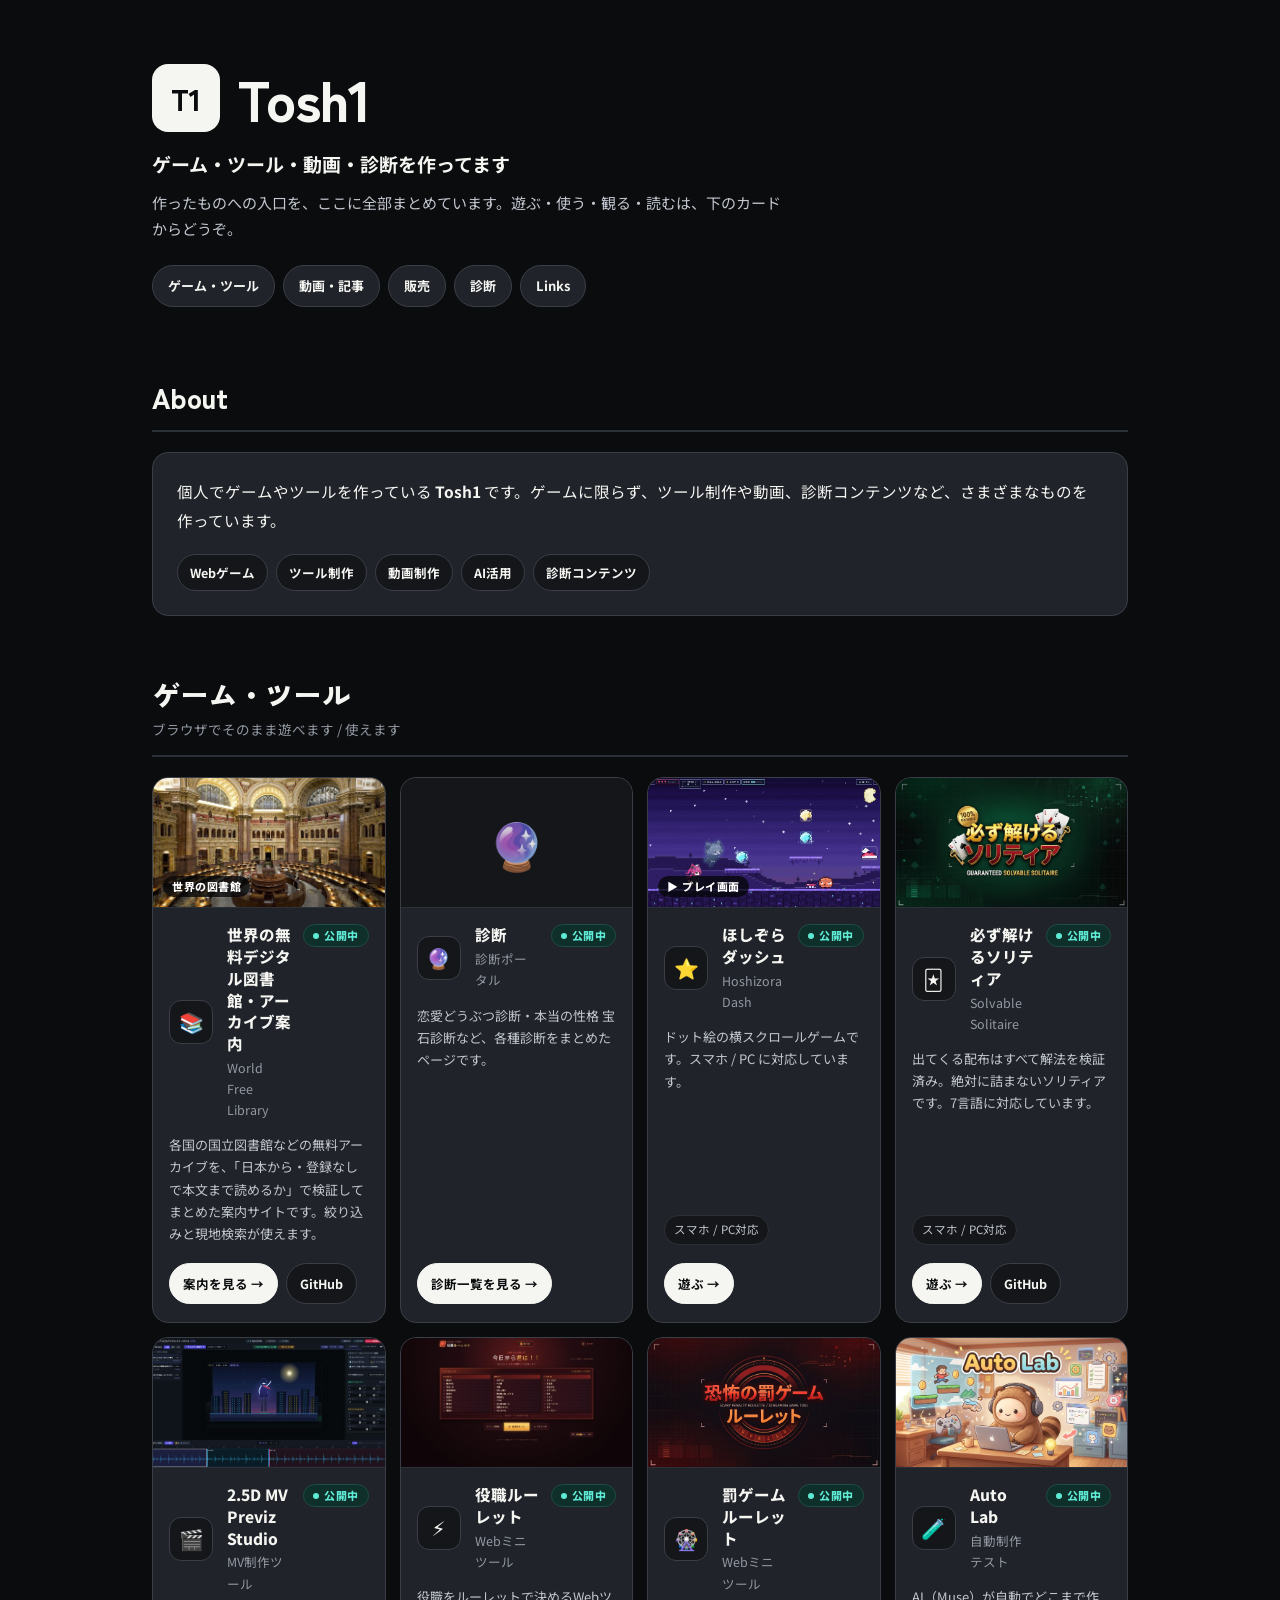
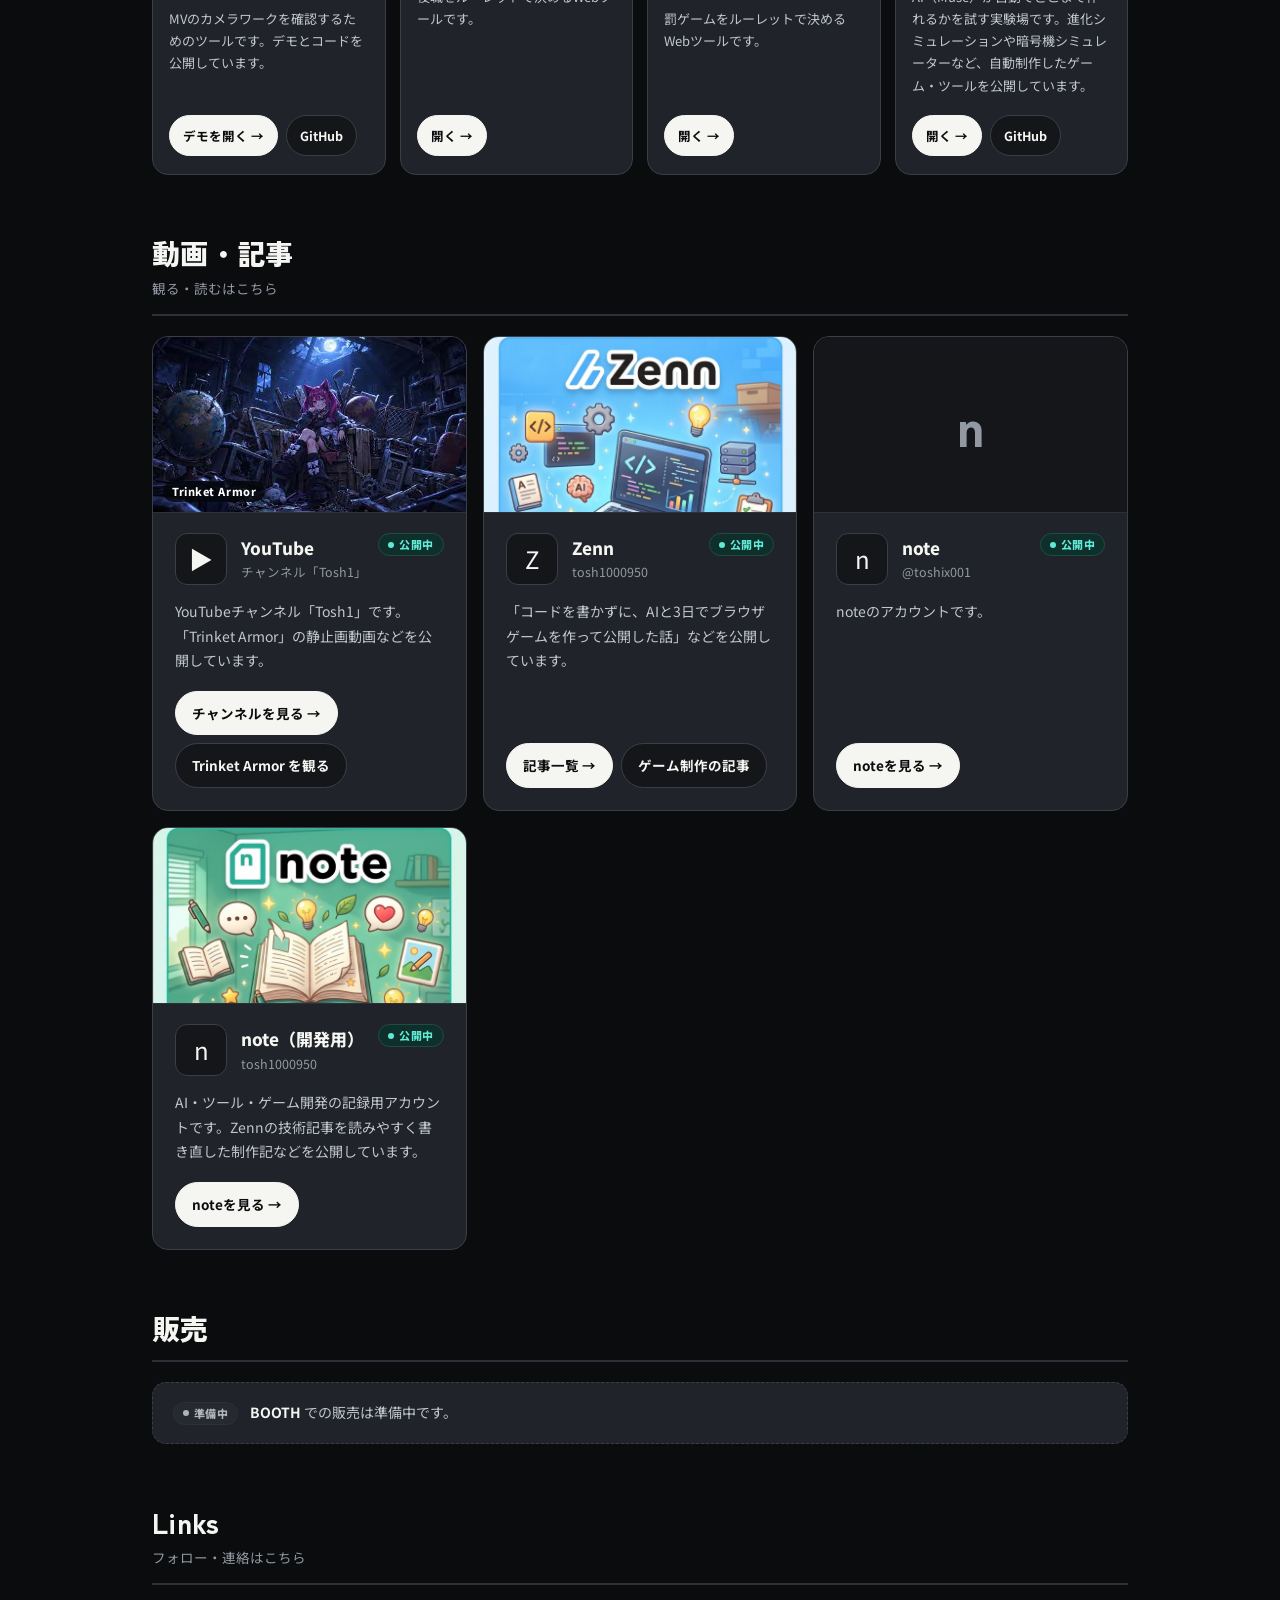
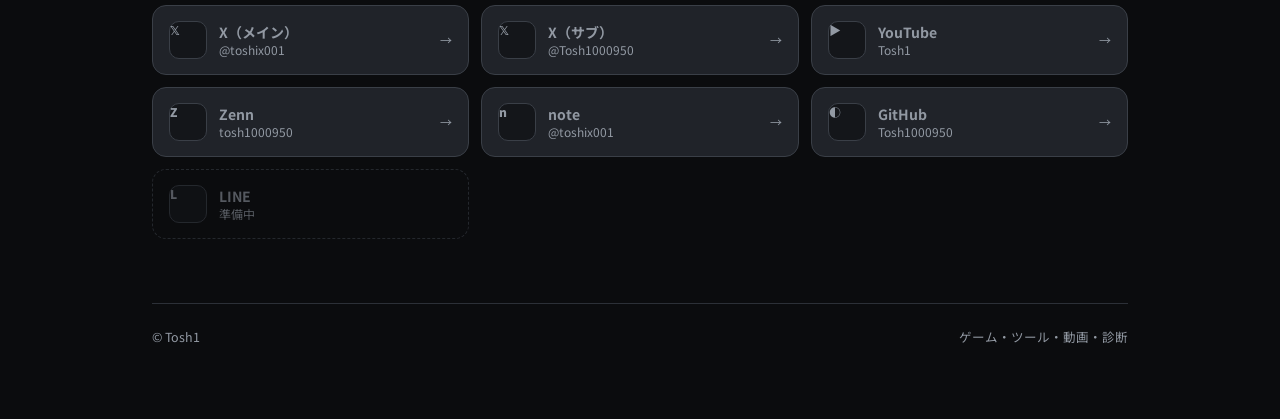
<file: index.html>
<!doctype html>
<html lang="ja">
<head>
<!-- Google tag (gtag.js) -->
<script async src="https://www.googletagmanager.com/gtag/js?id=G-ZY9E6YLPBM"></script>
<script>
window.dataLayer = window.dataLayer || [];
function gtag(){ dataLayer.push(arguments); }
gtag('js', new Date());
gtag('config', 'G-ZY9E6YLPBM');
</script>

<meta charset="utf-8">
<meta name="viewport" content="width=device-width, initial-scale=1, viewport-fit=cover">
<meta name="color-scheme" content="dark">
<link rel="icon" href="data:,">
<title>Tosh1 — ゲーム・ツール・動画・診断</title>
<link rel="preconnect" href="https://fonts.googleapis.com">
<link rel="preconnect" href="https://fonts.gstatic.com" crossorigin>
<link href="https://fonts.googleapis.com/css2?family=Noto+Sans+JP:wght@400;500;700;900&family=Zen+Kaku+Gothic+New:wght@500;700;900&display=swap" rel="stylesheet">
<style>
  button,[role="button"],select,summary,input:not([type="checkbox"],[type="radio"]){min-height:2rem}
  *{box-sizing:border-box}
  :root{
    color-scheme:dark;
    --bg:#0b0c0e;
    --bg-soft:#14161a;
    --card:#202329;
    --card-hover:#262a31;
    --card-border:#3a3f47;
    --card-border-soft:#2c3037;
    --text:#f5f5f2;
    --muted:#c2c7cf;
    --muted2:#9299a3;
    --accent:#2dd4bf;
    --accent-bg:#0f2f2b;
    --accent-text:#5eead4;
    --amber-bg:#332a12;
    --amber-text:#fbbf24;
    --gray-bg:#26292f;
    --gray-text:#aeb4be;
    --radius:16px;
  }
  html{scroll-behavior:smooth}
  body{margin:0;background:var(--bg);color:var(--text);font-family:"Noto Sans JP",system-ui,-apple-system,"Hiragino Kaku Gothic ProN",sans-serif;line-height:1.7;-webkit-font-smoothing:antialiased}
  a{color:inherit}
  .wrap{max-width:1020px;margin:0 auto;padding:0 22px 72px}

  /* HERO */
  .hero{padding:64px 0 12px}
  .hero-top{display:flex;align-items:center;gap:18px;flex-wrap:wrap}
  .avatar{width:68px;height:68px;border-radius:16px;background:#f5f5f2;color:#0b0c0e;display:grid;place-items:center;font-family:"Zen Kaku Gothic New",sans-serif;font-weight:900;font-size:30px;flex-shrink:0}
  .hero h1{font-family:"Zen Kaku Gothic New",sans-serif;font-size:56px;line-height:1;font-weight:900;letter-spacing:-.02em;margin:0}
  .hero-sub{font-size:19px;font-weight:700;margin:16px 0 0}
  .hero-desc{color:var(--muted);font-size:15px;margin:10px 0 0;max-width:640px}
  .hero-nav{display:flex;flex-wrap:wrap;gap:8px;margin-top:24px}
  .hero-nav a{text-decoration:none;font-size:13px;font-weight:700;padding:9px 15px;border:1px solid var(--card-border);border-radius:999px;background:var(--card);min-height:40px;display:inline-flex;align-items:center}
  .hero-nav a:hover{border-color:var(--accent);color:var(--accent-text)}

  /* SECTIONS */
  section{margin-top:60px}
  .sec-head{margin-bottom:20px;padding-bottom:14px;border-bottom:2px solid var(--card-border-soft)}
  .sec-head h2{font-family:"Zen Kaku Gothic New",sans-serif;font-size:28px;font-weight:900;margin:0;line-height:1.3;letter-spacing:.01em}
  .sec-head p{margin:6px 0 0;color:var(--muted2);font-size:13.5px}
  .sec-head.small{margin-bottom:14px;padding-bottom:10px}
  .sec-head.with-link{display:flex;align-items:baseline;justify-content:space-between;gap:12px}
  .sec-link{font-size:12.5px;font-weight:700;color:var(--muted2);text-decoration:none;white-space:nowrap}
  .sec-link:hover{color:var(--accent-text)}
  .sec-head.small h2{font-size:20px;color:var(--muted)}
  @media(max-width:560px){
    .hero{padding-top:40px}
    .hero h1{font-size:44px}
    .hero-sub{font-size:16.5px}
    section{margin-top:48px}
    .sec-head h2{font-size:24px}
  }

  /* ABOUT */
  .about{background:var(--card);border:1px solid var(--card-border);border-radius:var(--radius);padding:24px}
  .about p{margin:0;font-size:15.5px;line-height:1.9}
  .tags{display:flex;flex-wrap:wrap;gap:8px;margin-top:18px}
  .tag{font-size:12.5px;font-weight:700;background:var(--bg-soft);border:1px solid var(--card-border);padding:7px 12px;border-radius:999px}

  /* BADGES */
  .badge{display:inline-flex;align-items:center;gap:5px;font-size:11px;font-weight:800;letter-spacing:.04em;padding:5px 9px;border-radius:999px;line-height:1;white-space:nowrap;flex-shrink:0}
  .badge::before{content:"";width:6px;height:6px;border-radius:50%;background:currentColor}
  .badge-live{background:var(--accent-bg);color:var(--accent-text);border:1px solid #1f4d46}
  .badge-soon{background:var(--gray-bg);color:var(--gray-text);border:1px solid var(--card-border-soft)}
  .badge-prep{background:var(--amber-bg);color:var(--amber-text);border:1px solid #57471a}

  /* GRID CARDS — simple: icon + name + badge + 1-line desc + link */
  /* ゲーム・ツールの列数は --works-cols で変更する。
     6列以上に増やす時は、.wrap の max-width も一緒に広げる（目安: 6列→1440px / 8列→1880px） */
  :root{--works-cols:4}
  .grid{display:grid;grid-template-columns:repeat(var(--works-cols),1fr);gap:14px}
  .grid-3{display:grid;grid-template-columns:repeat(3,1fr);gap:16px}
  @media(max-width:1080px){.grid{grid-template-columns:repeat(3,1fr)}}
  @media(max-width:820px){.grid{grid-template-columns:repeat(2,1fr)}}
  @media(max-width:760px){.grid-3{grid-template-columns:1fr}}
  @media(max-width:520px){.grid{grid-template-columns:1fr}}
  @media(min-width:1081px){
    .grid .card-body{padding:16px 16px 18px}
    .grid .card h3{font-size:15.5px}
    .grid .card-desc{font-size:13px;line-height:1.7}
    .grid .icon{width:44px;height:44px;font-size:20px}
    .grid .btn{padding:9px 13px;font-size:12.5px;min-height:38px}
  }
  .card{background:var(--card);border:1px solid var(--card-border);border-radius:var(--radius);padding:0;overflow:hidden;display:flex;flex-direction:column}
  .card:hover{background:var(--card-hover)}
  .card-body{padding:20px 22px 22px;display:flex;flex-direction:column;flex:1}
  .card-media{aspect-ratio:16/9;background:#0e0f12;border-bottom:1px solid var(--card-border-soft);overflow:hidden;flex-shrink:0;position:relative}
  .card-media img,.card-media video{width:100%;height:100%;object-fit:cover;object-position:center;display:block}
  .card-media--ph{display:grid;place-items:center;background:var(--bg-soft)}
  .card-media--ph .ph-mark{font-family:"Zen Kaku Gothic New",sans-serif;font-weight:900;font-size:52px;line-height:1;color:var(--muted2)}
  .card-media--ph .ph-emoji{font-size:46px;line-height:1;opacity:.85}
  .media-tag{position:absolute;left:10px;bottom:10px;font-size:11px;font-weight:800;letter-spacing:.05em;background:rgba(5,6,8,.78);color:#fff;padding:5px 9px;border-radius:999px;line-height:1}
  .card-head-row{display:flex;align-items:flex-start;justify-content:space-between;gap:12px}
  .card-top{display:flex;gap:14px;align-items:center;min-width:0}
  .icon{width:52px;height:52px;border-radius:12px;display:grid;place-items:center;flex-shrink:0;font-size:24px;background:var(--bg-soft);border:1px solid var(--card-border)}
  .card h3{margin:0;font-size:17px;font-weight:800;line-height:1.4}
  .card .sub{color:var(--muted2);font-size:12.5px;margin-top:2px}
  .card-desc{color:var(--muted);font-size:14px;line-height:1.75;margin:14px 0 0;flex:1}
  .card-meta{display:flex;flex-wrap:wrap;gap:6px;margin-top:12px}
  .meta{font-size:11.5px;color:var(--muted);background:var(--bg-soft);padding:4px 9px;border-radius:999px;border:1px solid var(--card-border-soft)}
  .card-actions{display:flex;flex-wrap:wrap;gap:8px;margin-top:18px}
  .btn{display:inline-flex;align-items:center;gap:6px;text-decoration:none;font-weight:700;font-size:13.5px;padding:10px 16px;border-radius:999px;min-height:42px;border:1px solid var(--card-border);background:var(--bg-soft)}
  .btn-primary{background:#f5f5f2;color:#0b0c0e;border-color:#f5f5f2}
  .btn-primary:hover{opacity:.88}
  .btn-ghost:hover{border-color:#f5f5f2}

  /* SHOP */
  .shop-bar{display:flex;align-items:center;gap:12px;flex-wrap:wrap;background:var(--card);border:1px dashed var(--card-border);border-radius:14px;padding:18px 20px;color:var(--muted);font-size:14px}
  .shop-bar strong{color:var(--text)}

  /* DIAGNOSIS — small, quiet section near the bottom */
  .diag-grid{display:grid;grid-template-columns:repeat(3,1fr);gap:10px}
  @media(max-width:720px){.diag-grid{grid-template-columns:1fr}}
  .diag-card{background:var(--bg-soft);border:1px dashed var(--card-border-soft);border-radius:12px;padding:14px 16px;display:flex;align-items:center;gap:12px}
  .diag-card .diag-icon{font-size:18px;flex-shrink:0;opacity:.7}
  .diag-card h3{margin:0;font-size:13.5px;font-weight:700;color:var(--muted)}
  .diag-card p{margin:0;color:var(--muted2);font-size:12px}
  .diag-text{min-width:0;flex:1}

  /* LINKS */
  .links-grid{display:grid;grid-template-columns:repeat(3,1fr);gap:12px}
  @media(max-width:760px){.links-grid{grid-template-columns:repeat(2,1fr)}}
  .link-item{display:flex;align-items:center;gap:12px;text-decoration:none;background:var(--card);border:1px solid var(--card-border);border-radius:14px;padding:15px 16px;min-height:58px}
  .link-item:hover{border-color:#f5f5f2}
  .link-item.disabled{opacity:.55;pointer-events:none;background:transparent;border-style:dashed}
  .link-mark{width:38px;height:38px;border-radius:10px;display:grid;place-items:center;font-weight:900;font-size:13px;flex-shrink:0;background:var(--bg-soft);border:1px solid var(--card-border)}
  .link-item b{font-size:14px;display:block;line-height:1.35}
  .link-item span{font-size:12px;color:var(--muted2);display:block;line-height:1.35}
  .link-item .link-text span{color:var(--muted2)}
  .link-arrow{margin-left:auto;color:var(--muted2);font-size:16px}

  footer{margin-top:64px;padding-top:22px;border-top:1px solid var(--card-border-soft);display:flex;justify-content:space-between;flex-wrap:wrap;gap:8px;color:var(--muted2);font-size:12.5px}
</style>
</head>
<body>
<div class="wrap">

  <!-- HERO -->
  <header class="hero">
    <div class="hero-top">
      <div class="avatar" aria-hidden="true">T1</div>
      <h1>Tosh1</h1>
    </div>
    <p class="hero-sub">ゲーム・ツール・動画・診断を作ってます</p>
    <p class="hero-desc">作ったものへの入口を、ここに全部まとめています。遊ぶ・使う・観る・読むは、下のカードからどうぞ。</p>
    <nav class="hero-nav" aria-label="ページ内リンク">
      <a href="#works">ゲーム・ツール</a>
      <a href="#media">動画・記事</a>
      <a href="#shop">販売</a>
      <a href="https://tosh1000950.github.io/shindan/" target="_blank" rel="noopener">診断</a>
      <a href="#links">Links</a>
    </nav>
  </header>

  <!-- ABOUT -->
  <section aria-labelledby="about-h">
    <div class="sec-head"><h2 id="about-h">About</h2></div>
    <div class="about">
      <p>個人でゲームやツールを作っている <strong>Tosh1</strong> です。ゲームに限らず、ツール制作や動画、診断コンテンツなど、さまざまなものを作っています。</p>
      <div class="tags">
        <span class="tag">Webゲーム</span>
        <span class="tag">ツール制作</span>
        <span class="tag">動画制作</span>
        <span class="tag">AI活用</span>
        <span class="tag">診断コンテンツ</span>
      </div>
    </div>
  </section>

  <!-- WORKS -->
  <section id="works" aria-labelledby="works-h">
    <div class="sec-head">
      <h2 id="works-h">ゲーム・ツール</h2>
      <p>ブラウザでそのまま遊べます / 使えます</p>
    </div>
    <div class="grid">
      <article class="card">
        <div class="card-media">
          <img src="assets/library_guide.jpg" alt="米国議会図書館の主閲覧室の写真" loading="lazy" width="960" height="640">
          <span class="media-tag">世界の図書館</span>
        </div>
        <div class="card-body">
          <div class="card-head-row">
            <div class="card-top">
              <div class="icon" aria-hidden="true">📚</div>
              <div>
                <h3>世界の無料デジタル図書館・アーカイブ案内</h3>
                <div class="sub">World Free Library</div>
              </div>
            </div>
            <span class="badge badge-live">公開中</span>
          </div>
          <p class="card-desc">各国の国立図書館などの無料アーカイブを、「日本から・登録なしで本文まで読めるか」で検証してまとめた案内サイトです。絞り込みと現地検索が使えます。</p>
          <div class="card-actions">
            <a class="btn btn-primary" href="https://tosh1000950.github.io/world-free-library/" target="_blank" rel="noopener">案内を見る →</a>
            <a class="btn btn-ghost" href="https://github.com/Tosh1000950/world-free-library" target="_blank" rel="noopener">GitHub</a>
          </div>
        </div>
      </article>

      <article class="card">
        <div class="card-media card-media--ph" aria-hidden="true">
          <span class="ph-emoji">🔮</span>
        </div>
        <div class="card-body">
          <div class="card-head-row">
            <div class="card-top">
              <div class="icon" aria-hidden="true">🔮</div>
              <div>
                <h3>診断</h3>
                <div class="sub">診断ポータル</div>
              </div>
            </div>
            <span class="badge badge-live">公開中</span>
          </div>
          <p class="card-desc">恋愛どうぶつ診断・本当の性格 宝石診断など、各種診断をまとめたページです。</p>
          <div class="card-actions">
            <a class="btn btn-primary" href="https://tosh1000950.github.io/shindan/" target="_blank" rel="noopener">診断一覧を見る →</a>
          </div>
        </div>
      </article>
      <article class="card">
        <div class="card-media">
          <video muted loop playsinline autoplay preload="auto" poster="assets/hoshizora_poster.jpg" src="assets/hoshizora_loop.mp4" aria-label="ほしぞらダッシュのゲーム画面のループ動画"></video>
          <span class="media-tag">▶ プレイ画面</span>
        </div>
        <div class="card-body">
          <div class="card-head-row">
            <div class="card-top">
              <div class="icon" aria-hidden="true">⭐</div>
              <div>
                <h3>ほしぞらダッシュ</h3>
                <div class="sub">Hoshizora Dash</div>
              </div>
            </div>
            <span class="badge badge-live">公開中</span>
          </div>
          <p class="card-desc">ドット絵の横スクロールゲームです。スマホ / PC に対応しています。</p>
          <div class="card-meta"><span class="meta">スマホ / PC対応</span></div>
          <div class="card-actions">
            <a class="btn btn-primary" href="https://tosh1000950.github.io/hoshizora-dash/" target="_blank" rel="noopener">遊ぶ →</a>
          </div>
        </div>
      </article>

      <article class="card">
        <div class="card-media">
          <img src="assets/solitaire_card.jpg" alt="「必ず解けるソリティア」のタイトルロゴ。トランプのエースと金の鍵" loading="lazy" width="1280" height="720">
        </div>
        <div class="card-body">
          <div class="card-head-row">
            <div class="card-top">
              <div class="icon" aria-hidden="true">🃏</div>
              <div>
                <h3>必ず解けるソリティア</h3>
                <div class="sub">Solvable Solitaire</div>
              </div>
            </div>
            <span class="badge badge-live">公開中</span>
          </div>
          <p class="card-desc">出てくる配布はすべて解法を検証済み。絶対に詰まないソリティアです。7言語に対応しています。</p>
          <div class="card-meta"><span class="meta">スマホ / PC対応</span></div>
          <div class="card-actions">
            <a class="btn btn-primary" href="https://tosh1000950.github.io/solvable-solitaire/" target="_blank" rel="noopener">遊ぶ →</a>
            <a class="btn btn-ghost" href="https://github.com/Tosh1000950/solvable-solitaire" target="_blank" rel="noopener">GitHub</a>
          </div>
        </div>
      </article>

      <article class="card">
        <div class="card-media">
          <img src="assets/previz_screen.jpg" alt="2.5D MV Previz Studio の編集画面。3Dカメラと波形タイムラインが並んでいる" loading="lazy" width="1100" height="572">
        </div>
        <div class="card-body">
          <div class="card-head-row">
            <div class="card-top">
              <div class="icon" aria-hidden="true">🎬</div>
              <div>
                <h3>2.5D MV Previz Studio</h3>
                <div class="sub">MV制作ツール</div>
              </div>
            </div>
            <span class="badge badge-live">公開中</span>
          </div>
          <p class="card-desc">MVのカメラワークを確認するためのツールです。デモとコードを公開しています。</p>
          <div class="card-actions">
            <a class="btn btn-primary" href="https://tosh1000950.github.io/mv-previz-studio/" target="_blank" rel="noopener">デモを開く →</a>
            <a class="btn btn-ghost" href="https://github.com/Tosh1000950/mv-previz-studio" target="_blank" rel="noopener">GitHub</a>
          </div>
        </div>
      </article>

      <article class="card">
        <div class="card-media">
          <img src="assets/yakushoku_screen.jpg" alt="役職ルーレットの画面。3列の役職ワード一覧と抽選スタートボタン" loading="lazy" width="1100" height="572">
        </div>
        <div class="card-body">
          <div class="card-head-row">
            <div class="card-top">
              <div class="icon" aria-hidden="true">⚡</div>
              <div>
                <h3>役職ルーレット</h3>
                <div class="sub">Webミニツール</div>
              </div>
            </div>
            <span class="badge badge-live">公開中</span>
          </div>
          <p class="card-desc">役職をルーレットで決めるWebツールです。</p>
          <div class="card-actions">
            <a class="btn btn-primary" href="https://yakusyoku-gacha.vercel.app" target="_blank" rel="noopener">開く →</a>
          </div>
        </div>
      </article>

      <article class="card">
        <div class="card-media">
          <img src="assets/batsu_card.jpg" alt="「恐怖の罰ゲームルーレット」のタイトルロゴ。赤いルーレット盤" loading="lazy" width="1280" height="720">
        </div>
        <div class="card-body">
          <div class="card-head-row">
            <div class="card-top">
              <div class="icon" aria-hidden="true">🎡</div>
              <div>
                <h3>罰ゲームルーレット</h3>
                <div class="sub">Webミニツール</div>
              </div>
            </div>
            <span class="badge badge-live">公開中</span>
          </div>
          <p class="card-desc">罰ゲームをルーレットで決めるWebツールです。</p>
          <div class="card-actions">
            <a class="btn btn-primary" href="https://batsu-game-tool.vercel.app" target="_blank" rel="noopener">開く →</a>
          </div>
        </div>
      </article>

      <article class="card">
        <div class="card-media">
          <img src="assets/autolab_card.jpg" alt="Auto Labのイラスト。ノートパソコンの前で作業するたぬきと、浮かぶゲーム画面" loading="lazy" width="1280" height="720">
        </div>
        <div class="card-body">
          <div class="card-head-row">
            <div class="card-top">
              <div class="icon" aria-hidden="true">🧪</div>
              <div>
                <h3>Auto Lab</h3>
                <div class="sub">自動制作テスト</div>
              </div>
            </div>
            <span class="badge badge-live">公開中</span>
          </div>
          <p class="card-desc">AI（Muse）が自動でどこまで作れるかを試す実験場です。進化シミュレーションや暗号機シミュレーターなど、自動制作したゲーム・ツールを公開しています。</p>
          <div class="card-actions">
            <a class="btn btn-primary" href="https://tosh1000950.github.io/auto-lab/" target="_blank" rel="noopener">開く →</a>
            <a class="btn btn-ghost" href="https://github.com/Tosh1000950/auto-lab" target="_blank" rel="noopener">GitHub</a>
          </div>
        </div>
      </article>
    </div>
  </section>

  <!-- MEDIA -->
  <section id="media" aria-labelledby="media-h">
    <div class="sec-head">
      <h2 id="media-h">動画・記事</h2>
      <p>観る・読むはこちら</p>
    </div>
    <div class="grid-3">
      <article class="card">
        <div class="card-media">
          <img src="assets/trinket_armor_thumb.jpg" alt="YouTube動画「Trinket Armor」のサムネイル。月明かりの部屋で椅子に座るキャラクターのイラスト" loading="lazy" width="480" height="360">
          <span class="media-tag">Trinket Armor</span>
        </div>
        <div class="card-body">
          <div class="card-head-row">
            <div class="card-top">
              <div class="icon" aria-hidden="true">▶</div>
              <div>
                <h3>YouTube</h3>
                <div class="sub">チャンネル「Tosh1」</div>
              </div>
            </div>
            <span class="badge badge-live">公開中</span>
          </div>
          <p class="card-desc">YouTubeチャンネル「Tosh1」です。「Trinket Armor」の静止画動画などを公開しています。</p>
          <div class="card-actions">
            <a class="btn btn-primary" href="https://www.youtube.com/@Tosh1Official" target="_blank" rel="noopener">チャンネルを見る →</a>
            <a class="btn btn-ghost" href="https://www.youtube.com/watch?v=w-KaLKJKGX8" target="_blank" rel="noopener">Trinket Armor を観る</a>
          </div>
        </div>
      </article>

      <article class="card">
        <div class="card-media">
          <img src="assets/zenn_card.jpg" alt="Zennのイラスト。ノートパソコンとコード、歯車や電球" loading="lazy" width="1280" height="720">
        </div>
        <div class="card-body">
          <div class="card-head-row">
            <div class="card-top">
              <div class="icon" aria-hidden="true">Z</div>
              <div>
                <h3>Zenn</h3>
                <div class="sub">tosh1000950</div>
              </div>
            </div>
            <span class="badge badge-live">公開中</span>
          </div>
          <p class="card-desc">「コードを書かずに、AIと3日でブラウザゲームを作って公開した話」などを公開しています。</p>
          <div class="card-actions">
            <a class="btn btn-primary" href="https://zenn.dev/tosh1000950" target="_blank" rel="noopener">記事一覧 →</a>
            <a class="btn btn-ghost" href="https://zenn.dev/tosh1000950/articles/4cdef577c46451" target="_blank" rel="noopener">ゲーム制作の記事</a>
          </div>
        </div>
      </article>

      <article class="card">
        <div class="card-media card-media--ph" aria-hidden="true">
          <span class="ph-mark">n</span>
        </div>
        <div class="card-body">
          <div class="card-head-row">
            <div class="card-top">
              <div class="icon" aria-hidden="true">n</div>
              <div>
                <h3>note</h3>
                <div class="sub">@toshix001</div>
              </div>
            </div>
            <span class="badge badge-live">公開中</span>
          </div>
          <p class="card-desc">noteのアカウントです。</p>
          <div class="card-actions">
            <a class="btn btn-primary" href="https://note.com/toshix001" target="_blank" rel="noopener">noteを見る →</a>
          </div>
        </div>
      </article>

      <article class="card">
        <div class="card-media">
          <img src="assets/note_card.jpg" alt="noteのイラスト。開いた本とノート、ペンとコーヒー" loading="lazy" width="1280" height="720">
        </div>
        <div class="card-body">
          <div class="card-head-row">
            <div class="card-top">
              <div class="icon" aria-hidden="true">n</div>
              <div>
                <h3>note（開発用）</h3>
                <div class="sub">tosh1000950</div>
              </div>
            </div>
            <span class="badge badge-live">公開中</span>
          </div>
          <p class="card-desc">AI・ツール・ゲーム開発の記録用アカウントです。Zennの技術記事を読みやすく書き直した制作記などを公開しています。</p>
          <div class="card-actions">
            <a class="btn btn-primary" href="https://note.com/tosh1000950" target="_blank" rel="noopener">noteを見る →</a>
          </div>
        </div>
      </article>
    </div>
  </section>

  <!-- SHOP -->
  <section id="shop" aria-labelledby="shop-h">
    <div class="sec-head"><h2 id="shop-h">販売</h2></div>
    <div class="shop-bar">
      <span class="badge badge-soon">準備中</span>
      <span><strong>BOOTH</strong> での販売は準備中です。</span>
    </div>
  </section>

  <!-- DIAGNOSIS — 2026-11-18: 診断はゲーム・ツール欄のポータルカードへ移行。
       この場所は将来ほかのものを置くために残してあるが、現在は非表示。 -->
  <section id="shindan" aria-labelledby="shindan-h" hidden style="display:none">
    <div class="sec-head small with-link"><h2 id="shindan-h">診断</h2><a class="sec-link" href="shindan/">診断一覧を見る →</a></div>
    <div class="diag-grid">
      <a class="diag-card" href="shindan/animal-love/" style="text-decoration:none;">
        <span class="diag-icon" aria-hidden="true">🐱</span>
        <div class="diag-text">
          <h3>恋愛どうぶつ診断</h3>
          <p>12の質問で分かる、あなたの恋愛タイプはどの動物？</p>
        </div>
        <span class="badge badge-live">公開中</span>
      </a>
      <a class="diag-card" href="shindan/gem-personality/" style="text-decoration:none;">
        <span class="diag-icon" aria-hidden="true">💎</span>
        <div class="diag-text">
          <h3>本当の性格 宝石診断</h3>
          <p>20の質問で分かる、あなたの本当の性格はどの宝石？</p>
        </div>
        <span class="badge badge-live">公開中</span>
      </a>
      <article class="diag-card">
        <span class="diag-icon" aria-hidden="true">✦</span>
        <div class="diag-text">
          <h3>新しい診断を準備中です</h3>
          <p>準備中です。</p>
        </div>
        <span class="badge badge-prep">準備中</span>
      </article>
    </div>
  </section>

  <!-- LINKS -->
  <section id="links" aria-labelledby="links-h">
    <div class="sec-head">
      <h2 id="links-h">Links</h2>
      <p>フォロー・連絡はこちら</p>
    </div>
    <div class="links-grid">
      <a class="link-item" href="https://x.com/toshix001" target="_blank" rel="noopener">
        <span class="link-mark">𝕏</span>
        <span class="link-text"><b>X（メイン）</b><span>@toshix001</span></span>
        <span class="link-arrow">→</span>
      </a>
      <a class="link-item" href="https://x.com/Tosh1000950" target="_blank" rel="noopener">
        <span class="link-mark">𝕏</span>
        <span class="link-text"><b>X（サブ）</b><span>@Tosh1000950</span></span>
        <span class="link-arrow">→</span>
      </a>
      <a class="link-item" href="https://www.youtube.com/@Tosh1Official" target="_blank" rel="noopener">
        <span class="link-mark">▶</span>
        <span class="link-text"><b>YouTube</b><span>Tosh1</span></span>
        <span class="link-arrow">→</span>
      </a>
      <a class="link-item" href="https://zenn.dev/tosh1000950" target="_blank" rel="noopener">
        <span class="link-mark">Z</span>
        <span class="link-text"><b>Zenn</b><span>tosh1000950</span></span>
        <span class="link-arrow">→</span>
      </a>
      <a class="link-item" href="https://note.com/toshix001" target="_blank" rel="noopener">
        <span class="link-mark">n</span>
        <span class="link-text"><b>note</b><span>@toshix001</span></span>
        <span class="link-arrow">→</span>
      </a>
      <a class="link-item" href="https://github.com/Tosh1000950" target="_blank" rel="noopener">
        <span class="link-mark">◐</span>
        <span class="link-text"><b>GitHub</b><span>Tosh1000950</span></span>
        <span class="link-arrow">→</span>
      </a>
      <div class="link-item disabled" aria-disabled="true">
        <span class="link-mark">L</span>
        <span class="link-text"><b>LINE</b><span>準備中</span></span>
      </div>
    </div>
  </section>

  <footer>
    <span>© Tosh1</span>
    <span>ゲーム・ツール・動画・診断</span>
  </footer>

</div>
<script>
(function(){
  var video=document.querySelector(".js-lazy-video");
  if(!video) return;
  var reduce=window.matchMedia && window.matchMedia("(prefers-reduced-motion: reduce)").matches;
  if(reduce){ video.removeAttribute("autoplay"); return; }
  function load(){
    if(video.getAttribute("src")) return;
    var src=video.getAttribute("data-src");
    if(src){ video.setAttribute("src",src); video.load(); var p=video.play(); if(p&&p.catch){p.catch(function(){});} }
  }
  if("IntersectionObserver" in window){
    var io=new IntersectionObserver(function(entries){
      entries.forEach(function(e){ if(e.isIntersecting){ load(); io.disconnect(); } });
    },{rootMargin:"240px"});
    io.observe(video);
  }else{
    load();
  }
})();
</script>
</body>
</html>
</file>
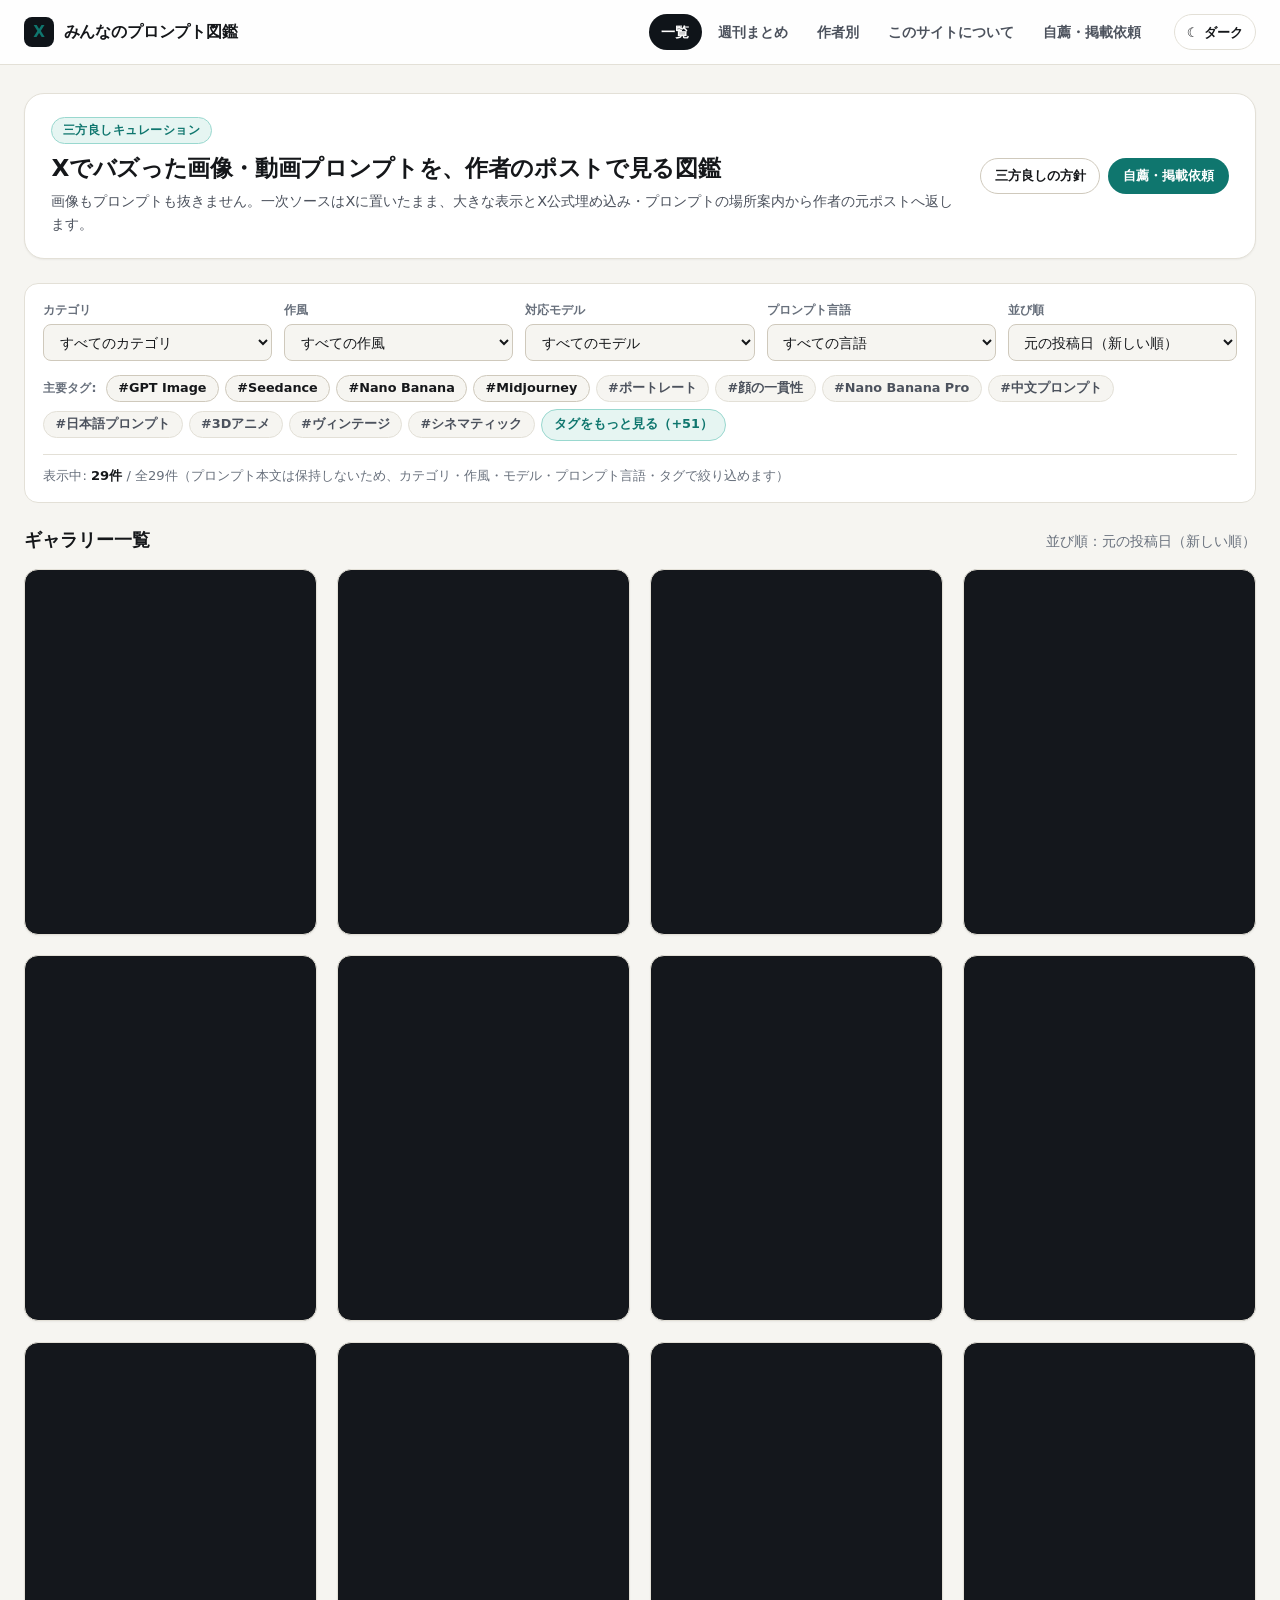
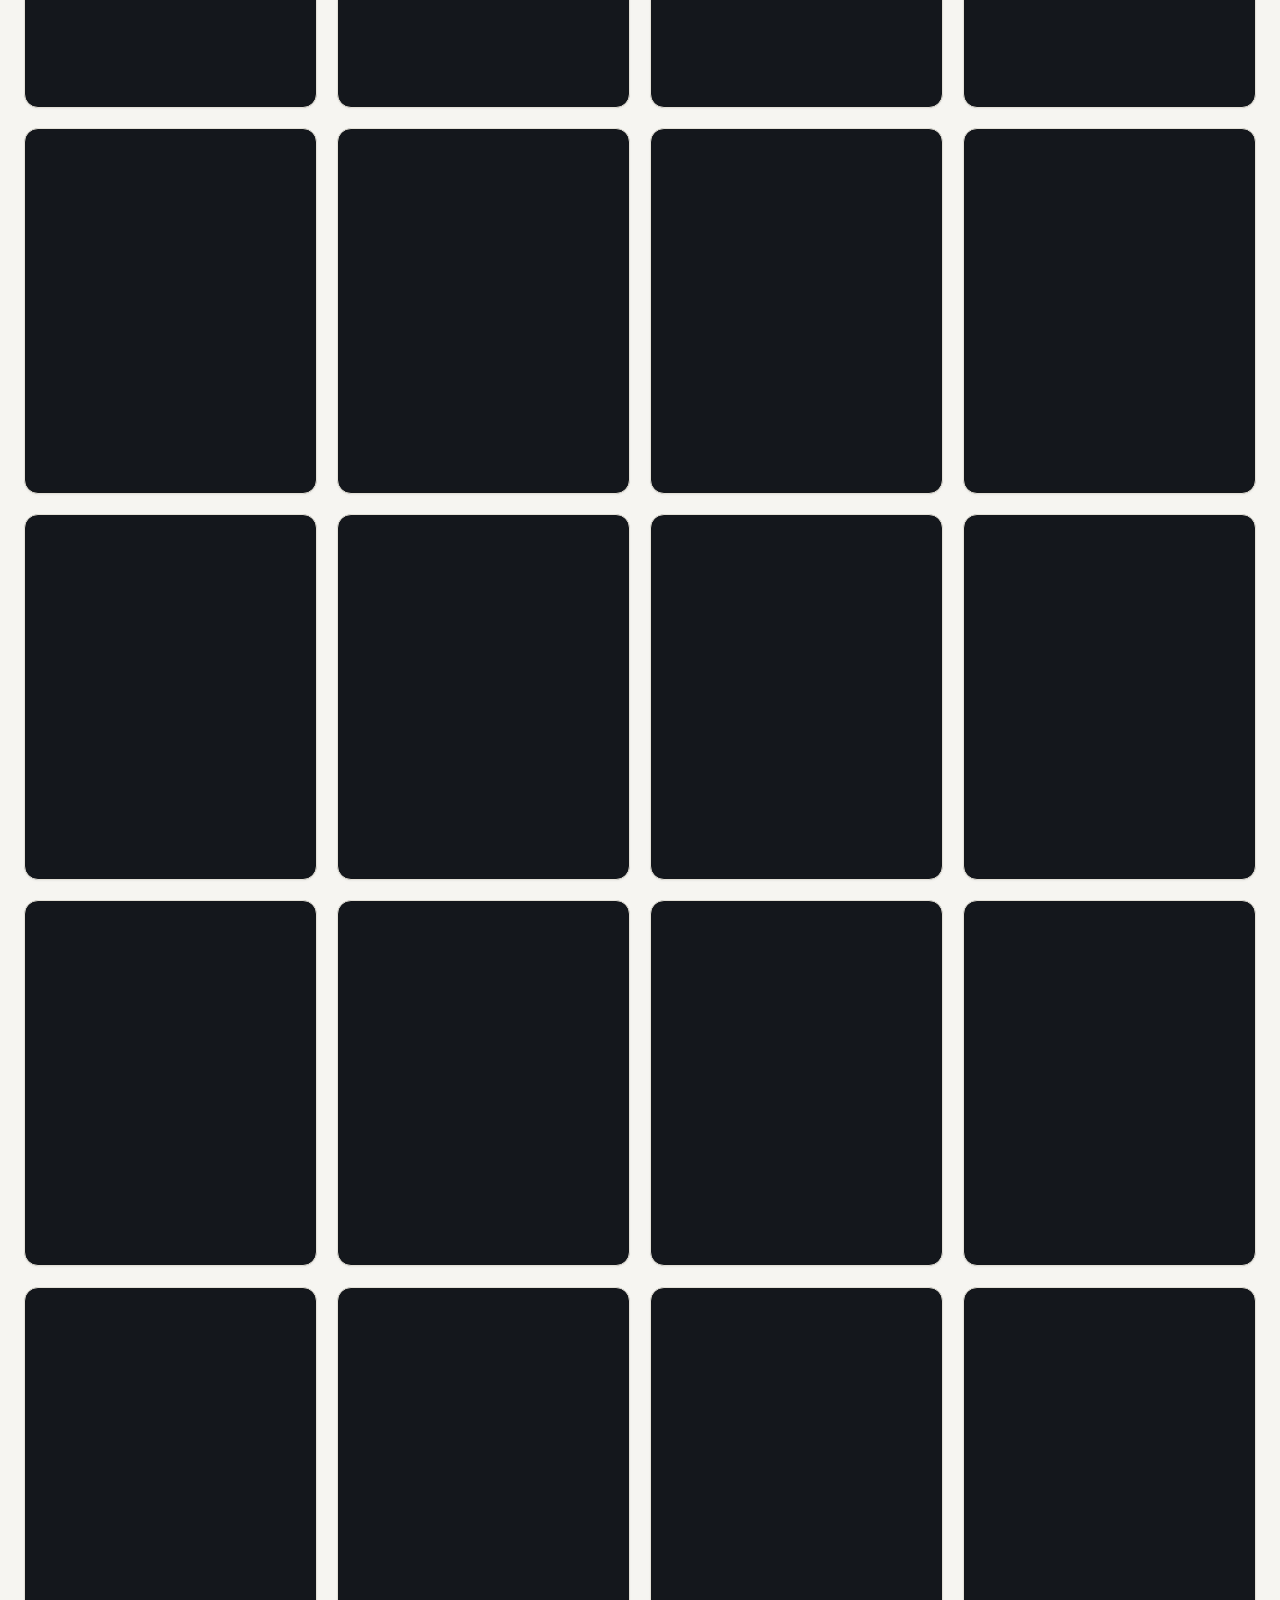
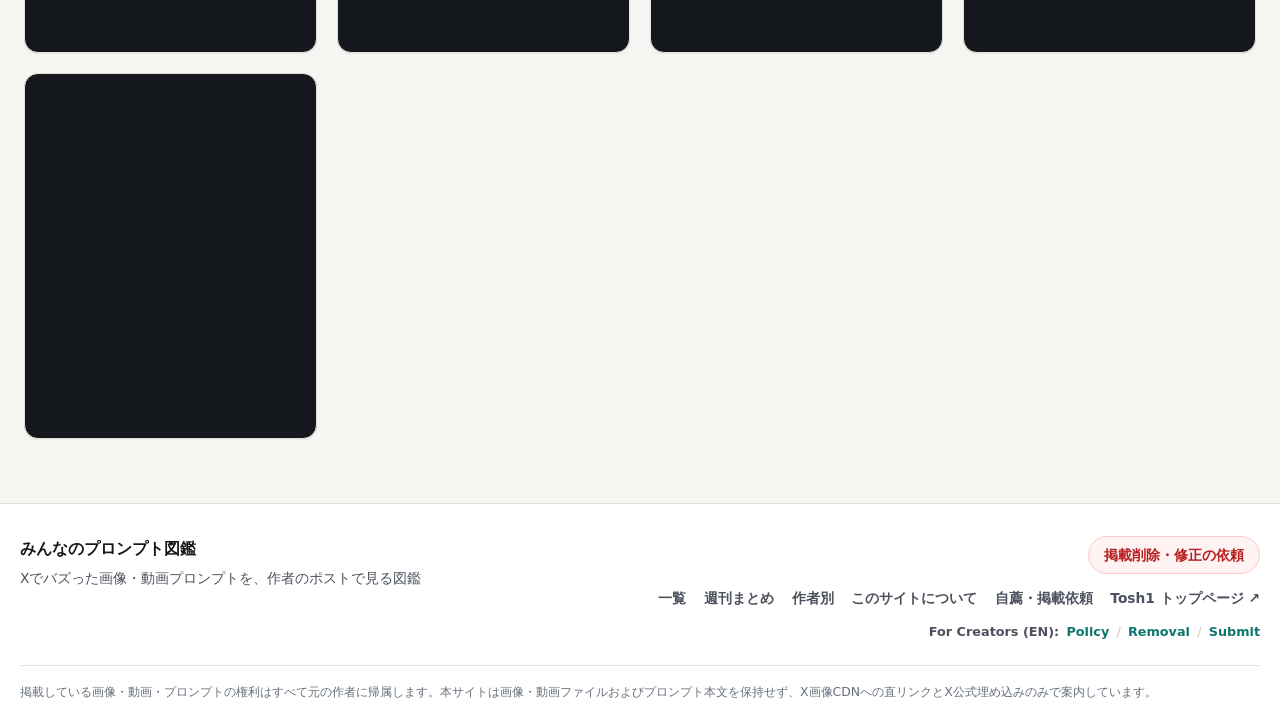
<file: x-prompt-gallery-preview/index.html>
<!DOCTYPE html>
<html lang="ja" data-theme="light">
<head>
  <meta charset="UTF-8">
  <meta name="viewport" content="width=device-width, initial-scale=1.0">
  <meta name="color-scheme" content="light dark">
  <meta name="description" content="みんなのプロンプト図鑑は、Xでバズった画像・動画プロンプトを、作者のポストで見る図鑑です。プロンプト本文の転記や画像・動画の再ホストは行わず、直リンク画像とX公式埋め込みで作者の元ポストへ返します。">
  <meta property="og:type" content="website">
  <meta property="og:locale" content="ja_JP">
  <meta property="og:site_name" content="みんなのプロンプト図鑑">
  <meta property="og:title" content="みんなのプロンプト図鑑｜Xでバズった画像・動画プロンプトを、作者のポストで見る図鑑">
  <meta property="og:description" content="Xでバズった画像・動画プロンプトを、作者のポストで見る図鑑。プロンプト本文の転記や画像・動画の再ホストは行わず、直リンク画像とX公式埋め込みで作者の元ポストへ返します。">
  <meta name="twitter:card" content="summary">
  <meta name="twitter:title" content="みんなのプロンプト図鑑｜Xでバズった画像・動画プロンプトを、作者のポストで見る図鑑">
  <meta name="twitter:description" content="Xでバズった画像・動画プロンプトを、作者のポストで見る図鑑。プロンプト本文の転記や画像・動画の再ホストは行わず、作者の元ポストへ返します。">
  <title>みんなのプロンプト図鑑｜Xでバズった画像・動画プロンプトを、作者のポストで見る図鑑</title>
  <link rel="icon" href="data:image/svg+xml,%3Csvg xmlns='http://www.w3.org/2000/svg' viewBox='0 0 64 64'%3E%3Crect width='64' height='64' rx='14' fill='%230F1419'/%3E%3Cpath d='M18 18h10l9 13 10-13h7L41 35l14 19H45l-10-14-11 14h-7l14-18-13-18z' fill='%232DD4BF'/%3E%3C/svg%3E">
  <script>
    (function () {
      try {
        var saved = localStorage.getItem('xpg-theme');
        var prefersDark = window.matchMedia && window.matchMedia('(prefers-color-scheme: dark)').matches;
        var theme = saved === 'dark' || saved === 'light' ? saved : (prefersDark ? 'dark' : 'light');
        document.documentElement.setAttribute('data-theme', theme);
      } catch (e) {}
    })();
  </script>
  <link rel="stylesheet" href="./css/style.css">
</head>
<body>
  <a class="skip-link" href="#main-content">メインコンテンツへ移動</a>

  <header class="site-header" id="site-header">
    <div class="header-inner">
      <a class="brand" href="#/" id="brand-link" aria-label="みんなのプロンプト図鑑 トップページへ">
        <span class="brand-mark" aria-hidden="true">X</span>
        <span class="brand-text-wrap">
          <span class="brand-title" id="brand-title">みんなのプロンプト図鑑</span>
          <span class="brand-placeholder-badge" id="brand-placeholder-badge" hidden>仮称</span>
        </span>
      </a>

      <nav class="main-nav" aria-label="メインナビゲーション">
        <a class="nav-link" href="#/" data-route="list">一覧</a>
        <a class="nav-link" href="#/weekly" data-route="weekly">週刊まとめ</a>
        <a class="nav-link" href="#/authors" data-route="authors">作者別</a>
        <a class="nav-link" href="#/about" data-route="about">このサイトについて</a>
        <a class="nav-link" href="#/submit" data-route="submit">自薦・掲載依頼</a>
      </nav>

      <div class="header-actions">
        <button
          type="button"
          class="theme-toggle"
          id="theme-toggle"
          aria-label="配色テーマを切り替え"
          title="ライト／ダーク切替"
        >
          <span class="theme-toggle-icon" id="theme-toggle-icon" aria-hidden="true">☾</span>
          <span class="theme-toggle-label" id="theme-toggle-label">ダーク</span>
        </button>
      </div>
    </div>
  </header>

  <main id="main-content" class="main-shell" tabindex="-1">
    <div class="loading-shell" role="status">
      <span class="embed-spinner" aria-hidden="true"></span>
      <span>データを読み込んでいます…</span>
    </div>
  </main>

  <footer class="site-footer" id="site-footer">
    <div class="footer-inner">
      <div class="footer-brand-col">
        <p class="footer-brand-name" id="footer-brand-name">みんなのプロンプト図鑑</p>
        <p class="footer-tagline" id="footer-tagline">
          Xでバズった画像・動画プロンプトを、作者のポストで見る図鑑
        </p>
      </div>

      <div class="footer-links-col">
        <a class="footer-removal-cta" href="#/removal">掲載削除・修正の依頼</a>
        <nav class="footer-nav" aria-label="フッターナビゲーション">
          <a href="#/">一覧</a>
          <a href="#/weekly">週刊まとめ</a>
          <a href="#/authors">作者別</a>
          <a href="#/about">このサイトについて</a>
          <a href="#/submit">自薦・掲載依頼</a>
          <a
            id="footer-hub-link"
            href="https://tosh1000950.github.io/"
            target="_blank"
            rel="noopener noreferrer"
          >Tosh1 トップページ ↗</a>
        </nav>
        <p class="footer-en-creators" lang="en">
          <span class="footer-en-label">For Creators (EN):</span>
          <a href="#/about?lang=en">Policy</a>
          <span class="footer-en-sep" aria-hidden="true">/</span>
          <a href="#/removal?lang=en">Removal</a>
          <span class="footer-en-sep" aria-hidden="true">/</span>
          <a href="#/submit?lang=en">Submit</a>
        </p>
      </div>
    </div>
    <div class="footer-bottom">
      <p>
        掲載している画像・動画・プロンプトの権利はすべて元の作者に帰属します。本サイトは画像・動画ファイルおよびプロンプト本文を保持せず、X画像CDNへの直リンクとX公式埋め込みのみで案内しています。
      </p>
    </div>
  </footer>

  <!-- Detail modal root: kept completely empty while hidden; X embeds are NEVER pre-rendered inside hidden elements -->
  <div
    id="detail-overlay-root"
    class="detail-overlay"
    hidden
    aria-hidden="true"
  ></div>

  <noscript>
    <div class="noscript-banner">
      このサイトの一覧・絞り込みおよびX公式埋め込みの表示にはJavaScriptが必要です。ブラウザのJavaScriptを有効にしてご覧ください。
    </div>
  </noscript>

  <script type="module" src="./js/app.js"></script>
</body>
</html>
</file>
<file: x-prompt-gallery-preview/css/style.css>
/* ==========================================================================
   Minna no Prompt Zukan (みんなのプロンプト図鑑) — Editorial Gallery Stylesheet
   Zero local image files, zero embed clipping, mobile-first & accessible.
   ========================================================================== */

:root {
  --bg: #f6f5f1;
  --surface: #ffffff;
  --surface-subtle: #efede7;
  --surface-elevated: #ffffff;
  --text: #15171a;
  --text-secondary: #4c525d;
  --text-muted: #68707c;
  --border: #e3e0d7;
  --border-strong: #cfc9bc;

  --accent: #0f766e;
  --accent-hover: #115e59;
  --accent-soft: #e6f5f2;
  --accent-border: #99d8cf;

  --x-bg: #0f1419;
  --x-bg-hover: #272c30;
  --x-text: #ffffff;

  --danger: #b91c1c;
  --danger-soft: #fef2f2;
  --danger-border: #fecaca;

  --warn: #92400e;
  --warn-soft: #fffbeb;
  --warn-border: #fde68a;

  --radius-sm: 8px;
  --radius-md: 14px;
  --radius-lg: 20px;
  --radius-pill: 999px;

  --shadow-sm: 0 1px 2px rgba(15, 20, 25, 0.05);
  --shadow-md: 0 8px 24px rgba(15, 20, 25, 0.08);
  --shadow-lg: 0 24px 64px rgba(10, 12, 16, 0.28);

  --max-width: 1320px;
  --header-height: 64px;
  --font-sans: "Hiragino Sans", "Hiragino Kaku Gothic ProN", "Yu Gothic UI", "Noto Sans JP", system-ui, -apple-system, BlinkMacSystemFont, sans-serif;
}

[data-theme="dark"] {
  --bg: #0e1014;
  --surface: #161920;
  --surface-subtle: #1e232d;
  --surface-elevated: #1b2029;
  --text: #f2f4f7;
  --text-secondary: #c2c8d3;
  --text-muted: #9199a8;
  --border: #2a303d;
  --border-strong: #3d4557;

  --accent: #2dd4bf;
  --accent-hover: #5eead4;
  --accent-soft: rgba(45, 212, 191, 0.12);
  --accent-border: rgba(45, 212, 191, 0.36);

  --x-bg: #eff3f4;
  --x-bg-hover: #d7dbdc;
  --x-text: #0f1419;

  --danger: #fca5a5;
  --danger-soft: rgba(239, 68, 68, 0.14);
  --danger-border: rgba(248, 113, 113, 0.35);

  --warn: #fcd34d;
  --warn-soft: rgba(245, 158, 11, 0.14);
  --warn-border: rgba(251, 191, 36, 0.35);

  --shadow-sm: 0 1px 2px rgba(0, 0, 0, 0.3);
  --shadow-md: 0 10px 28px rgba(0, 0, 0, 0.42);
  --shadow-lg: 0 24px 68px rgba(0, 0, 0, 0.72);
}

*,
*::before,
*::after {
  box-sizing: border-box;
}

html {
  font-family: var(--font-sans);
  background-color: var(--bg);
  color: var(--text);
  line-height: 1.6;
  -webkit-text-size-adjust: 100%;
  scroll-behavior: smooth;
}

body {
  margin: 0;
  min-height: 100vh;
  display: flex;
  flex-direction: column;
  background-color: var(--bg);
  color: var(--text);
}

body.modal-open {
  overflow: hidden;
}

a {
  color: var(--accent);
  text-underline-offset: 3px;
}

a:focus-visible,
button:focus-visible,
select:focus-visible,
input:focus-visible,
[tabindex]:focus-visible {
  outline: 2.5px solid var(--accent);
  outline-offset: 2px;
}

img {
  max-width: 100%;
  display: block;
}

.sr-only {
  position: absolute;
  width: 1px;
  height: 1px;
  padding: 0;
  margin: -1px;
  overflow: hidden;
  clip: rect(0, 0, 0, 0);
  white-space: nowrap;
  border: 0;
}

.skip-link {
  position: absolute;
  left: -9999px;
  top: 0;
  z-index: 1000;
  padding: 0.75rem 1.25rem;
  background: var(--x-bg);
  color: var(--x-text);
  font-weight: 700;
  text-decoration: none;
  border-radius: 0 0 var(--radius-sm) 0;
}

.skip-link:focus {
  left: 0;
}

/* ==========================================================================
   Header & Navigation
   ========================================================================== */

.site-header {
  position: sticky;
  top: 0;
  z-index: 100;
  background: color-mix(in srgb, var(--surface) 88%, transparent);
  backdrop-filter: blur(12px);
  -webkit-backdrop-filter: blur(12px);
  border-bottom: 1px solid var(--border);
}

.header-inner {
  max-width: var(--max-width);
  margin: 0 auto;
  padding: 0.65rem 1.25rem;
  display: flex;
  flex-wrap: wrap;
  align-items: center;
  gap: 0.75rem 1.25rem;
}

.brand {
  display: inline-flex;
  align-items: center;
  gap: 0.6rem;
  text-decoration: none;
  color: var(--text);
  font-weight: 800;
  font-size: 1rem;
  letter-spacing: -0.01em;
  margin-right: auto;
}

.brand-mark {
  width: 30px;
  height: 30px;
  border-radius: 8px;
  background: var(--x-bg);
  color: var(--accent);
  display: grid;
  place-items: center;
  font-weight: 900;
  font-size: 0.95rem;
  flex-shrink: 0;
}

[data-theme="dark"] .brand-mark {
  background: #0f1419;
  color: #2dd4bf;
  border: 1px solid var(--border-strong);
}

.brand-text-wrap {
  display: inline-flex;
  align-items: center;
  gap: 0.4rem;
  flex-wrap: wrap;
}

.brand-placeholder-badge {
  font-size: 0.68rem;
  font-weight: 700;
  padding: 0.1rem 0.45rem;
  border-radius: var(--radius-pill);
  background: var(--warn-soft);
  color: var(--warn);
  border: 1px solid var(--warn-border);
}

.main-nav {
  display: flex;
  align-items: center;
  gap: 0.25rem;
  overflow-x: auto;
  max-width: 100%;
  scrollbar-width: none;
  order: 3;
  width: 100%;
  padding-top: 0.2rem;
}

.main-nav::-webkit-scrollbar {
  display: none;
}

.nav-link {
  text-decoration: none;
  color: var(--text-secondary);
  font-weight: 600;
  font-size: 0.88rem;
  padding: 0.42rem 0.78rem;
  border-radius: var(--radius-pill);
  white-space: nowrap;
  transition: background-color 0.15s ease, color 0.15s ease;
}

.nav-link:hover {
  background: var(--surface-subtle);
  color: var(--text);
}

.nav-link[aria-current="page"] {
  background: var(--x-bg);
  color: var(--x-text);
}

.header-actions {
  display: flex;
  align-items: center;
  gap: 0.5rem;
  order: 2;
}

.theme-toggle {
  display: inline-flex;
  align-items: center;
  gap: 0.35rem;
  padding: 0.38rem 0.75rem;
  border-radius: var(--radius-pill);
  border: 1px solid var(--border);
  background: var(--surface);
  color: var(--text);
  font: inherit;
  font-size: 0.82rem;
  font-weight: 600;
  cursor: pointer;
  transition: border-color 0.15s ease, background-color 0.15s ease;
}

.theme-toggle:hover {
  border-color: var(--border-strong);
  background: var(--surface-subtle);
}

@media (min-width: 860px) {
  .header-inner {
    flex-wrap: nowrap;
    min-height: var(--header-height);
    padding: 0.5rem 1.5rem;
  }

  .main-nav {
    order: 2;
    width: auto;
    padding-top: 0;
  }

  .header-actions {
    order: 3;
  }
}

/* ==========================================================================
   Main Container & Buttons
   ========================================================================== */

.main-shell {
  flex: 1;
  width: 100%;
  max-width: var(--max-width);
  margin: 0 auto;
  padding: 1.25rem 1rem 3.5rem;
}

@media (min-width: 720px) {
  .main-shell {
    padding: 1.75rem 1.5rem 4rem;
  }
}

.loading-shell {
  display: flex;
  align-items: center;
  justify-content: center;
  gap: 0.75rem;
  padding: 4rem 1rem;
  color: var(--text-muted);
  font-weight: 600;
}

.btn {
  display: inline-flex;
  align-items: center;
  justify-content: center;
  gap: 0.45rem;
  padding: 0.65rem 1.15rem;
  border-radius: var(--radius-pill);
  border: 1px solid transparent;
  font: inherit;
  font-size: 0.92rem;
  font-weight: 700;
  text-decoration: none;
  white-space: nowrap;
  flex-shrink: 0;
  cursor: pointer;
  transition: background-color 0.15s ease, border-color 0.15s ease, color 0.15s ease, transform 0.12s ease;
}

.btn:active {
  transform: translateY(1px);
}

.btn--primary {
  background: var(--x-bg);
  color: var(--x-text);
}

.btn--primary:hover {
  background: var(--x-bg-hover);
}

.btn--accent {
  background: var(--accent);
  color: #ffffff;
}

[data-theme="dark"] .btn--accent {
  color: #06211e;
}

.btn--accent:hover {
  background: var(--accent-hover);
}

.btn--outline {
  background: var(--surface);
  color: var(--text);
  border-color: var(--border-strong);
}

.btn--outline:hover {
  background: var(--surface-subtle);
}

.btn--ghost {
  background: transparent;
  color: var(--text-secondary);
  border-color: var(--border);
}

.btn--ghost:hover {
  background: var(--surface-subtle);
  color: var(--text);
}

.btn--sm {
  padding: 0.42rem 0.85rem;
  font-size: 0.82rem;
}

/* ==========================================================================
   Manifesto Hero Banner (Compact & Editorial)
   ========================================================================== */

.manifesto-banner {
  background: var(--surface);
  border: 1px solid var(--border);
  border-radius: var(--radius-lg);
  padding: 1.25rem 1.35rem;
  margin-bottom: 1.5rem;
  box-shadow: var(--shadow-sm);
  display: flex;
  flex-direction: column;
  gap: 0.95rem;
}

@media (min-width: 900px) {
  .manifesto-banner {
    flex-direction: row;
    align-items: center;
    justify-content: space-between;
    padding: 1.35rem 1.65rem;
  }
}

.manifesto-kicker {
  display: inline-flex;
  align-items: center;
  gap: 0.4rem;
  font-size: 0.76rem;
  font-weight: 800;
  letter-spacing: 0.04em;
  color: var(--accent);
  background: var(--accent-soft);
  border: 1px solid var(--accent-border);
  padding: 0.18rem 0.65rem;
  border-radius: var(--radius-pill);
  margin: 0 0 0.5rem;
}

.manifesto-headline {
  margin: 0 0 0.35rem;
  font-size: clamp(1.1rem, 2.2vw, 1.45rem);
  line-height: 1.4;
  letter-spacing: -0.015em;
}

.manifesto-sub {
  margin: 0;
  color: var(--text-secondary);
  font-size: 0.9rem;
}

.manifesto-actions {
  display: flex;
  flex-wrap: wrap;
  gap: 0.5rem;
  flex-shrink: 0;
}

/* ==========================================================================
   Weekly Pickup Strip
   ========================================================================== */

.section-heading-row {
  display: flex;
  flex-wrap: wrap;
  align-items: baseline;
  justify-content: space-between;
  gap: 0.5rem 1rem;
  margin: 0 0 0.9rem;
}

.section-title {
  margin: 0;
  font-size: 1.15rem;
  font-weight: 800;
  display: inline-flex;
  align-items: center;
  gap: 0.45rem;
}

.section-subtitle {
  margin: 0;
  font-size: 0.85rem;
  color: var(--text-muted);
}

.pickup-section {
  margin-bottom: 1.75rem;
}

.pickup-grid {
  display: grid;
  grid-template-columns: repeat(auto-fill, minmax(min(100%, 310px), 1fr));
  gap: 1.1rem;
}

/* ==========================================================================
   Filter Bar
   ========================================================================== */

.filter-panel {
  background: var(--surface);
  border: 1px solid var(--border);
  border-radius: var(--radius-md);
  padding: 1rem 1.15rem;
  margin-bottom: 1.4rem;
  display: flex;
  flex-direction: column;
  gap: 0.85rem;
}

.filter-controls {
  display: grid;
  grid-template-columns: repeat(auto-fit, minmax(min(100%, 175px), 1fr));
  gap: 0.75rem;
  align-items: end;
}

.filter-field {
  display: flex;
  flex-direction: column;
  gap: 0.3rem;
}

.filter-label {
  font-size: 0.78rem;
  font-weight: 700;
  color: var(--text-muted);
}

.filter-select {
  appearance: auto;
  width: 100%;
  padding: 0.52rem 0.72rem;
  border-radius: var(--radius-sm);
  border: 1px solid var(--border-strong);
  background: var(--bg);
  color: var(--text);
  font: inherit;
  font-size: 0.9rem;
}

.tag-filter-section {
  display: flex;
  flex-direction: column;
  gap: 0.55rem;
  min-width: 0;
}

.tag-ribbon {
  display: flex;
  flex-wrap: wrap;
  align-items: center;
  gap: 0.4rem;
  min-width: 0;
}

.tag-ribbon-label {
  font-size: 0.78rem;
  font-weight: 700;
  color: var(--text-muted);
  margin-right: 0.2rem;
  flex-shrink: 0;
}

.tag-chip {
  display: inline-flex;
  align-items: center;
  gap: 0.2rem;
  padding: 0.28rem 0.7rem;
  border-radius: var(--radius-pill);
  border: 1px solid var(--border);
  background: var(--bg);
  color: var(--text-secondary);
  font: inherit;
  font-size: 0.8rem;
  font-weight: 600;
  line-height: 1.3;
  max-width: 100%;
  overflow-wrap: anywhere;
  text-align: left;
  cursor: pointer;
  transition: background-color 0.14s ease, border-color 0.14s ease, color 0.14s ease;
}

.tag-chip[hidden] {
  display: none;
}

.tag-chip--pinned {
  border-color: var(--border-strong);
  color: var(--text);
}

.tag-chip:hover {
  border-color: var(--accent);
  color: var(--accent);
}

.tag-chip[aria-pressed="true"] {
  background: var(--accent);
  border-color: var(--accent);
  color: #ffffff;
}

[data-theme="dark"] .tag-chip[aria-pressed="true"] {
  color: #06211e;
}

.tag-more-toggle {
  display: inline-flex;
  align-items: center;
  justify-content: center;
  gap: 0.25rem;
  padding: 0.3rem 0.78rem;
  min-height: 32px;
  border-radius: var(--radius-pill);
  border: 1px solid var(--accent-border);
  background: var(--accent-soft);
  color: var(--accent);
  font: inherit;
  font-size: 0.8rem;
  font-weight: 700;
  line-height: 1.3;
  max-width: 100%;
  cursor: pointer;
  transition: background-color 0.14s ease, border-color 0.14s ease, color 0.14s ease;
}

.tag-more-toggle:hover {
  border-color: var(--accent);
  background: color-mix(in srgb, var(--accent-soft) 72%, var(--accent) 14%);
}

.tag-tier2-panel {
  padding-top: 0.55rem;
  border-top: 1px dashed var(--border);
}

.tag-tier2-panel[hidden] {
  display: none;
}

@media (max-width: 640px) {
  .tag-chip {
    min-height: 34px;
    padding: 0.34rem 0.74rem;
  }

  .tag-more-toggle {
    min-height: 38px;
    padding: 0.42rem 0.9rem;
    font-size: 0.82rem;
  }
}

.filter-meta-row {
  display: flex;
  flex-wrap: wrap;
  align-items: center;
  justify-content: space-between;
  gap: 0.5rem 1rem;
  padding-top: 0.6rem;
  border-top: 1px solid var(--border);
  font-size: 0.82rem;
  color: var(--text-muted);
}

.filter-count strong {
  color: var(--text);
}

/* ==========================================================================
   Gallery Card Grid (Direct-linked Images + Site UI Overlay)
   ========================================================================== */

.gallery-grid {
  display: grid;
  grid-template-columns: repeat(auto-fill, minmax(min(100%, 290px), 1fr));
  gap: 1.25rem;
}

.prompt-card {
  position: relative;
  border-radius: var(--radius-md);
  overflow: hidden;
  background: #14171c;
  aspect-ratio: 4 / 5;
  box-shadow: var(--shadow-sm);
  border: 1px solid var(--border);
  transition: transform 0.2s ease, box-shadow 0.2s ease;
  content-visibility: auto;
  contain-intrinsic-size: 310px 390px;
}

.prompt-card:hover {
  transform: translateY(-3px);
  box-shadow: var(--shadow-md);
}

.prompt-card:focus-within {
  outline: 2.5px solid var(--accent);
  outline-offset: 2px;
}

.card-media {
  position: absolute;
  inset: 0;
  width: 100%;
  height: 100%;
  background: linear-gradient(135deg, #1d222b 0%, #111419 100%);
}

.card-img {
  width: 100%;
  height: 100%;
  object-fit: cover;
  object-position: center;
  transition: transform 0.35s ease;
}

.prompt-card:hover .card-img {
  transform: scale(1.03);
}

.card-img-fallback {
  position: absolute;
  inset: 0;
  display: flex;
  flex-direction: column;
  align-items: center;
  justify-content: center;
  padding: 1.5rem;
  text-align: center;
  color: #cbd5e1;
  background: radial-gradient(circle at top right, #233044, #11151d 70%);
  gap: 0.4rem;
  font-size: 0.85rem;
}

.card-img-fallback-title {
  font-weight: 700;
  color: #f8fafc;
}

/* Primary stretched link makes the entire card click/keyboard accessible */
.card-stretched-link {
  position: absolute;
  inset: 0;
  z-index: 1;
  text-decoration: none;
  color: inherit;
}

.card-stretched-link:focus-visible {
  outline: none;
}

/* Site UI overlaid on direct-linked image (SPEC §4.2 — NOT an embed) */
.card-top-overlay {
  position: absolute;
  top: 0;
  left: 0;
  right: 0;
  z-index: 2;
  padding: 0.75rem;
  display: flex;
  flex-wrap: wrap;
  align-items: flex-start;
  justify-content: space-between;
  gap: 0.4rem;
  pointer-events: none;
  background: linear-gradient(to bottom, rgba(10, 12, 16, 0.58) 0%, transparent 100%);
}

.card-badges-left,
.card-badges-right {
  display: flex;
  flex-wrap: wrap;
  gap: 0.35rem;
}

.card-badge {
  display: inline-flex;
  align-items: center;
  padding: 0.2rem 0.55rem;
  border-radius: var(--radius-pill);
  font-size: 0.72rem;
  font-weight: 700;
  letter-spacing: 0.01em;
  color: #ffffff;
  background: rgba(15, 20, 25, 0.74);
  backdrop-filter: blur(8px);
  -webkit-backdrop-filter: blur(8px);
  border: 1px solid rgba(255, 255, 255, 0.18);
}

.card-badge--model {
  background: rgba(15, 118, 110, 0.86);
  border-color: rgba(94, 234, 212, 0.35);
}

.card-badge--thread {
  background: rgba(30, 41, 59, 0.82);
}

.card-badge--video {
  background: rgba(185, 28, 28, 0.9);
  border-color: rgba(254, 202, 202, 0.45);
}

.card-badge--lang {
  background: rgba(15, 23, 42, 0.78);
  border-color: rgba(255, 255, 255, 0.24);
}

.card-badge--style {
  background: rgba(55, 48, 163, 0.84);
  border-color: rgba(199, 210, 254, 0.4);
}

/* Video play-badge overlay on card thumbnail (site UI on direct-linked thumbnail, NEVER on embeds) */
.card-play-overlay {
  position: absolute;
  inset: 0;
  z-index: 1;
  display: flex;
  align-items: center;
  justify-content: center;
  padding-bottom: 18%;
  pointer-events: none;
}

.card-play-circle {
  width: 56px;
  height: 56px;
  border-radius: 50%;
  background: rgba(10, 12, 16, 0.72);
  color: #ffffff;
  border: 2px solid rgba(255, 255, 255, 0.82);
  backdrop-filter: blur(6px);
  -webkit-backdrop-filter: blur(6px);
  display: inline-flex;
  align-items: center;
  justify-content: center;
  box-shadow: 0 8px 24px rgba(0, 0, 0, 0.42);
  transition: transform 0.2s ease, background-color 0.2s ease;
}

.card-play-circle svg {
  transform: translateX(2px);
}

.prompt-card:hover .card-play-circle {
  transform: scale(1.08);
  background: rgba(15, 118, 110, 0.92);
}

.card-bottom-overlay {
  position: absolute;
  left: 0;
  right: 0;
  bottom: 0;
  z-index: 2;
  padding: 3rem 0.9rem 0.9rem;
  background: linear-gradient(
    to top,
    rgba(8, 10, 14, 0.94) 0%,
    rgba(8, 10, 14, 0.72) 55%,
    rgba(8, 10, 14, 0) 100%
  );
  color: #ffffff;
  display: flex;
  flex-direction: column;
  gap: 0.45rem;
  pointer-events: none;
}

.card-title {
  margin: 0;
  font-size: 1rem;
  font-weight: 800;
  line-height: 1.38;
  color: #ffffff;
  text-shadow: 0 1px 2px rgba(0, 0, 0, 0.5);
  display: -webkit-box;
  -webkit-line-clamp: 2;
  -webkit-box-orient: vertical;
  overflow: hidden;
}

.card-meta-row {
  display: flex;
  flex-wrap: wrap;
  align-items: center;
  justify-content: space-between;
  gap: 0.35rem 0.6rem;
}

.card-author-link {
  position: relative;
  z-index: 3;
  pointer-events: auto;
  display: inline-flex;
  align-items: center;
  gap: 0.25rem;
  font-size: 0.8rem;
  font-weight: 700;
  color: #e2e8f0;
  text-decoration: none;
  padding: 0.12rem 0.42rem;
  margin-left: -0.42rem;
  border-radius: var(--radius-sm);
  transition: background-color 0.14s ease, color 0.14s ease;
}

.card-author-link:hover {
  background: rgba(255, 255, 255, 0.16);
  color: #ffffff;
}

.card-meta-stats {
  display: inline-flex;
  flex-wrap: wrap;
  align-items: center;
  gap: 0.3rem 0.5rem;
}

.card-likes {
  display: inline-flex;
  align-items: center;
  gap: 0.18rem;
  font-size: 0.72rem;
  font-weight: 700;
  color: #fecdd3;
  background: rgba(15, 20, 25, 0.62);
  border: 1px solid rgba(254, 205, 211, 0.3);
  padding: 0.08rem 0.44rem;
  border-radius: var(--radius-pill);
  white-space: nowrap;
}

.card-date {
  font-size: 0.74rem;
  color: rgba(255, 255, 255, 0.78);
  white-space: nowrap;
}

.card-tags {
  display: flex;
  flex-wrap: wrap;
  gap: 0.3rem;
}

.card-tag {
  font-size: 0.72rem;
  font-weight: 600;
  color: rgba(255, 255, 255, 0.92);
  background: rgba(255, 255, 255, 0.14);
  padding: 0.12rem 0.48rem;
  border-radius: var(--radius-pill);
}

/* ==========================================================================
   Empty / Notice Cards
   ========================================================================== */

.empty-state-card {
  background: var(--surface);
  border: 1px solid var(--border);
  border-radius: var(--radius-lg);
  padding: 2.25rem 1.5rem;
  text-align: center;
  max-width: 720px;
  margin: 1rem auto 2rem;
  box-shadow: var(--shadow-sm);
}

.empty-state-badge {
  display: inline-block;
  font-size: 0.78rem;
  font-weight: 800;
  color: var(--accent);
  background: var(--accent-soft);
  border: 1px solid var(--accent-border);
  padding: 0.22rem 0.7rem;
  border-radius: var(--radius-pill);
  margin-bottom: 0.85rem;
}

.empty-state-card h2 {
  margin: 0 0 0.65rem;
  font-size: 1.3rem;
}

.empty-state-card p {
  margin: 0 auto 1.25rem;
  max-width: 560px;
  color: var(--text-secondary);
  font-size: 0.94rem;
}

.empty-state-actions {
  display: flex;
  flex-wrap: wrap;
  justify-content: center;
  gap: 0.6rem;
}

/* ==========================================================================
   Detail Modal Overlay (Side-by-Side Image + Unmodified Official X Embed)
   ========================================================================== */

.detail-overlay {
  position: fixed;
  inset: 0;
  z-index: 300;
  background: rgba(9, 11, 15, 0.72);
  backdrop-filter: blur(5px);
  -webkit-backdrop-filter: blur(5px);
  overflow-y: auto;
  padding: 0;
  display: flex;
  justify-content: center;
  align-items: flex-start;
}

.detail-overlay[hidden] {
  display: none;
}

@media (min-width: 720px) {
  .detail-overlay {
    padding: 1.5rem;
  }
}

.detail-dialog {
  width: 100%;
  max-width: 1240px;
  min-height: 100vh;
  background: var(--surface);
  color: var(--text);
  box-shadow: var(--shadow-lg);
  display: flex;
  flex-direction: column;
}

@media (min-width: 720px) {
  .detail-dialog {
    min-height: auto;
    border-radius: var(--radius-lg);
    border: 1px solid var(--border);
    margin: auto 0;
  }
}

.detail-header {
  position: sticky;
  top: 0;
  z-index: 20;
  background: color-mix(in srgb, var(--surface) 94%, transparent);
  backdrop-filter: blur(10px);
  -webkit-backdrop-filter: blur(10px);
  border-bottom: 1px solid var(--border);
  padding: 0.85rem 1.15rem;
  display: flex;
  align-items: center;
  justify-content: space-between;
  gap: 0.75rem;
}

@media (min-width: 720px) {
  .detail-header {
    border-radius: var(--radius-lg) var(--radius-lg) 0 0;
    padding: 0.9rem 1.5rem;
  }
}

.detail-header-left {
  display: flex;
  align-items: center;
  gap: 0.65rem;
  min-width: 0;
}

.detail-close-btn {
  display: inline-flex;
  align-items: center;
  gap: 0.35rem;
  padding: 0.45rem 0.9rem;
  border-radius: var(--radius-pill);
  border: 1px solid var(--border-strong);
  background: var(--bg);
  color: var(--text);
  font: inherit;
  font-size: 0.86rem;
  font-weight: 700;
  cursor: pointer;
  flex-shrink: 0;
}

.detail-close-btn:hover {
  background: var(--surface-subtle);
}

.detail-header-title {
  margin: 0;
  font-size: 0.92rem;
  font-weight: 700;
  color: var(--text-secondary);
  white-space: nowrap;
  overflow: hidden;
  text-overflow: ellipsis;
  display: none;
}

@media (min-width: 560px) {
  .detail-header-title {
    display: block;
  }
}

.detail-body {
  padding: 1.25rem 1rem 2rem;
}

@media (min-width: 720px) {
  .detail-body {
    padding: 1.5rem 1.75rem 2.25rem;
  }
}

/* Side-by-side on desktop, stacked cleanly on mobile (SPEC §4.2) */
.detail-layout {
  display: grid;
  grid-template-columns: minmax(0, 1fr);
  gap: 1.75rem;
  align-items: start;
}

@media (min-width: 960px) {
  .detail-layout {
    grid-template-columns: minmax(0, 1.15fr) minmax(350px, 550px);
    gap: 2rem;
  }
}

/* Left Column: Direct-linked Image + Editorial Metadata */
.detail-left {
  display: flex;
  flex-direction: column;
  gap: 1.25rem;
  min-width: 0;
}

.detail-image-stage {
  background: #101318;
  border-radius: var(--radius-md);
  border: 1px solid var(--border);
  overflow: hidden;
  position: relative;
  display: flex;
  align-items: center;
  justify-content: center;
  min-height: 260px;
}

.detail-main-img {
  width: 100%;
  max-height: 74vh;
  object-fit: contain;
  display: block;
}

.detail-image-counter {
  position: absolute;
  top: 0.7rem;
  right: 0.7rem;
  padding: 0.2rem 0.6rem;
  border-radius: var(--radius-pill);
  background: rgba(15, 20, 25, 0.78);
  color: #ffffff;
  font-size: 0.76rem;
  font-weight: 700;
}

.detail-video-badge {
  position: absolute;
  top: 0.7rem;
  left: 0.7rem;
  padding: 0.24rem 0.7rem;
  border-radius: var(--radius-pill);
  background: rgba(185, 28, 28, 0.9);
  border: 1px solid rgba(254, 202, 202, 0.45);
  color: #ffffff;
  font-size: 0.76rem;
  font-weight: 800;
}

.detail-video-note {
  margin: -0.55rem 0 0;
  padding: 0.7rem 0.95rem;
  border-radius: var(--radius-sm);
  background: var(--surface-subtle);
  border: 1px solid var(--border);
  color: var(--text-secondary);
  font-size: 0.84rem;
  line-height: 1.55;
}

.detail-thumbs {
  display: flex;
  flex-wrap: wrap;
  gap: 0.5rem;
}

.detail-thumb-btn {
  padding: 0;
  border: 2px solid var(--border);
  border-radius: var(--radius-sm);
  overflow: hidden;
  width: 72px;
  height: 72px;
  cursor: pointer;
  background: #14171c;
  transition: border-color 0.14s ease, transform 0.14s ease;
}

.detail-thumb-btn[aria-pressed="true"] {
  border-color: var(--accent);
  transform: translateY(-1px);
}

.detail-thumb-btn img {
  width: 100%;
  height: 100%;
  object-fit: cover;
}

.detail-editorial {
  display: flex;
  flex-direction: column;
  gap: 1rem;
}

.detail-title {
  margin: 0;
  font-size: clamp(1.25rem, 2.5vw, 1.65rem);
  line-height: 1.35;
  letter-spacing: -0.015em;
}

.detail-summary {
  margin: 0;
  font-size: 1rem;
  color: var(--text-secondary);
  line-height: 1.7;
}

.detail-guidance-box {
  background: var(--surface-subtle);
  border-left: 3.5px solid var(--accent);
  border-radius: 0 var(--radius-sm) var(--radius-sm) 0;
  padding: 0.85rem 1rem;
}

.detail-guidance-label {
  margin: 0 0 0.3rem;
  font-size: 0.78rem;
  font-weight: 800;
  color: var(--accent);
}

.detail-guidance-text {
  margin: 0;
  font-size: 0.92rem;
  color: var(--text);
  line-height: 1.7;
}

.detail-author-card {
  display: flex;
  flex-wrap: wrap;
  align-items: center;
  justify-content: space-between;
  gap: 0.75rem;
  padding: 0.95rem 1.05rem;
  border-radius: var(--radius-md);
  border: 1px solid var(--border);
  background: var(--bg);
}

.detail-author-info {
  display: flex;
  flex-direction: column;
  gap: 0.15rem;
}

.detail-author-kicker {
  font-size: 0.72rem;
  font-weight: 700;
  color: var(--text-muted);
}

.detail-author-name {
  font-weight: 800;
  font-size: 1rem;
}

.detail-author-handle {
  font-size: 0.85rem;
  color: var(--text-secondary);
}

.detail-author-actions {
  display: flex;
  flex-wrap: wrap;
  gap: 0.45rem;
}

.detail-meta-grid {
  display: grid;
  grid-template-columns: repeat(auto-fit, minmax(150px, 1fr));
  gap: 0.65rem;
  margin: 0;
}

.detail-meta-item {
  background: var(--bg);
  border: 1px solid var(--border);
  border-radius: var(--radius-sm);
  padding: 0.6rem 0.8rem;
}

.detail-meta-item dt {
  font-size: 0.74rem;
  font-weight: 700;
  color: var(--text-muted);
  margin-bottom: 0.15rem;
}

.detail-meta-item dd {
  margin: 0;
  font-size: 0.88rem;
  font-weight: 700;
  color: var(--text);
}

.detail-tags-list {
  display: flex;
  flex-wrap: wrap;
  gap: 0.4rem;
}

/* Right Column: Prompt Location Guidance + Unmodified Official X Embeds */
.detail-right {
  display: flex;
  flex-direction: column;
  gap: 1.15rem;
  min-width: 0;
}

.prompt-guide-card {
  background: var(--accent-soft);
  border: 1.5px solid var(--accent-border);
  border-radius: var(--radius-md);
  padding: 1.05rem 1.15rem;
  display: flex;
  flex-direction: column;
  gap: 0.7rem;
}

.prompt-guide-head {
  display: flex;
  flex-wrap: wrap;
  align-items: center;
  justify-content: space-between;
  gap: 0.5rem;
}

.prompt-guide-title {
  margin: 0;
  font-size: 0.92rem;
  font-weight: 800;
  color: var(--accent);
}

.prompt-location-badge {
  display: inline-flex;
  align-items: center;
  padding: 0.2rem 0.65rem;
  border-radius: var(--radius-pill);
  font-size: 0.76rem;
  font-weight: 800;
  background: var(--accent);
  color: #ffffff;
}

[data-theme="dark"] .prompt-location-badge {
  color: #06211e;
}

.prompt-location-note {
  margin: 0;
  font-size: 0.98rem;
  font-weight: 700;
  color: var(--text);
  line-height: 1.55;
}

.prompt-policy-note {
  margin: 0;
  font-size: 0.8rem;
  color: var(--text-secondary);
  line-height: 1.55;
}

.prompt-cta-group {
  display: flex;
  flex-wrap: wrap;
  gap: 0.55rem;
  margin-top: 0.15rem;
}

/* Official Embed Container — STRICTLY NO clipping, NO max-height, NO overlaid UI */
.embed-section {
  display: flex;
  flex-direction: column;
  gap: 1.15rem;
}

.embed-block {
  display: flex;
  flex-direction: column;
  gap: 0.5rem;
  border: 1px solid var(--border);
  border-radius: var(--radius-md);
  padding: 0.9rem;
  background: var(--bg);
}

.embed-block-header {
  display: flex;
  flex-wrap: wrap;
  align-items: center;
  justify-content: space-between;
  gap: 0.4rem;
}

.embed-block-label {
  margin: 0;
  font-size: 0.82rem;
  font-weight: 800;
  color: var(--text-secondary);
}

.embed-block-direct-link {
  font-size: 0.78rem;
  font-weight: 700;
  text-decoration: none;
}

.embed-block-direct-link:hover {
  text-decoration: underline;
}

/* Unmodified mount container: full natural dimensions for Twitter widgets.js iframe */
.embed-slot {
  width: 100%;
  min-height: 120px;
}

.embed-mount {
  width: 100%;
}

.embed-status {
  display: flex;
  flex-direction: column;
  gap: 0.6rem;
  padding: 1.1rem;
  border-radius: var(--radius-sm);
  border: 1px dashed var(--border-strong);
  background: var(--surface);
  font-size: 0.86rem;
  color: var(--text-secondary);
}

.embed-status--loading {
  flex-direction: row;
  align-items: center;
  justify-content: center;
  min-height: 120px;
}

.embed-fallback-title {
  margin: 0;
  font-weight: 800;
  color: var(--text);
}

.embed-fallback-desc {
  margin: 0;
  line-height: 1.6;
}

.embed-fallback-actions {
  display: flex;
  flex-wrap: wrap;
  gap: 0.5rem;
  margin-top: 0.25rem;
}

.embed-spinner {
  width: 18px;
  height: 18px;
  border: 2.5px solid var(--border-strong);
  border-top-color: var(--accent);
  border-radius: 50%;
  animation: spin 0.75s linear infinite;
  flex-shrink: 0;
}

@keyframes spin {
  to { transform: rotate(360deg); }
}

.detail-footer-bar {
  margin-top: 0.75rem;
  padding-top: 1rem;
  border-top: 1px solid var(--border);
  display: flex;
  flex-wrap: wrap;
  align-items: center;
  justify-content: space-between;
  gap: 0.65rem;
  font-size: 0.82rem;
  color: var(--text-muted);
}

.detail-footer-links {
  display: inline-flex;
  flex-wrap: wrap;
  align-items: center;
  gap: 0.55rem;
}

.detail-footer-en-link {
  display: inline-flex;
  align-items: center;
  padding: 0.14rem 0.55rem;
  border-radius: var(--radius-pill);
  border: 1px solid var(--border-strong);
  background: var(--bg);
  color: var(--text-secondary);
  font-size: 0.76rem;
  font-weight: 700;
  text-decoration: none;
}

.detail-footer-en-link:hover {
  border-color: var(--accent);
  color: var(--accent);
}

/* ==========================================================================
   Author Directory & Author Profile Views
   ========================================================================== */

.page-header {
  margin-bottom: 1.5rem;
}

.page-header-row {
  display: flex;
  flex-wrap: wrap;
  align-items: center;
  justify-content: space-between;
  gap: 0.75rem 1rem;
  margin-bottom: 0.45rem;
}

.page-header-row .page-title {
  margin-bottom: 0;
}

/* Scoped JA / EN toggle for the 3 static pages only (A+ Phase 1) */
.page-lang-toggle {
  display: inline-flex;
  align-items: center;
  padding: 0.2rem;
  border-radius: var(--radius-pill);
  border: 1px solid var(--border-strong);
  background: var(--surface);
  gap: 0.15rem;
  flex-shrink: 0;
}

.page-lang-btn {
  padding: 0.3rem 0.75rem;
  border-radius: var(--radius-pill);
  border: 0;
  background: transparent;
  color: var(--text-secondary);
  font: inherit;
  font-size: 0.8rem;
  font-weight: 700;
  cursor: pointer;
  transition: background-color 0.15s ease, color 0.15s ease;
}

.page-lang-btn:hover {
  color: var(--text);
}

.page-lang-btn[aria-pressed="true"] {
  background: var(--x-bg);
  color: var(--x-text);
}

.page-title {
  margin: 0 0 0.45rem;
  font-size: clamp(1.35rem, 2.8vw, 1.85rem);
  line-height: 1.3;
  letter-spacing: -0.02em;
}

.page-lead {
  margin: 0;
  color: var(--text-secondary);
  font-size: 0.96rem;
  max-width: 760px;
}

.author-hero {
  background: var(--surface);
  border: 1px solid var(--border);
  border-radius: var(--radius-lg);
  padding: 1.4rem 1.5rem;
  margin-bottom: 1.65rem;
  display: flex;
  flex-wrap: wrap;
  align-items: center;
  justify-content: space-between;
  gap: 1rem;
}

.author-hero-handle {
  margin: 0.2rem 0 0;
  color: var(--text-secondary);
  font-weight: 700;
}

.authors-grid {
  display: grid;
  grid-template-columns: repeat(auto-fill, minmax(min(100%, 280px), 1fr));
  gap: 1rem;
}

.author-directory-card {
  background: var(--surface);
  border: 1px solid var(--border);
  border-radius: var(--radius-md);
  padding: 1.15rem;
  display: flex;
  flex-direction: column;
  gap: 0.7rem;
  box-shadow: var(--shadow-sm);
}

.author-directory-head {
  display: flex;
  align-items: flex-start;
  justify-content: space-between;
  gap: 0.5rem;
}

.author-directory-name {
  margin: 0;
  font-size: 1.05rem;
  font-weight: 800;
}

.author-directory-handle {
  margin: 0.1rem 0 0;
  font-size: 0.86rem;
  color: var(--text-muted);
}

.author-count-pill {
  padding: 0.18rem 0.6rem;
  border-radius: var(--radius-pill);
  background: var(--accent-soft);
  color: var(--accent);
  font-size: 0.78rem;
  font-weight: 800;
  flex-shrink: 0;
}

.author-directory-actions {
  display: flex;
  flex-wrap: wrap;
  gap: 0.5rem;
  margin-top: auto;
}

/* ==========================================================================
   Weekly Digest View
   ========================================================================== */

.weekly-issue-block {
  background: var(--surface);
  border: 1px solid var(--border);
  border-radius: var(--radius-lg);
  padding: 1.35rem;
  margin-bottom: 1.65rem;
}

.weekly-issue-header {
  margin-bottom: 1.15rem;
  padding-bottom: 0.9rem;
  border-bottom: 1px solid var(--border);
}

.weekly-issue-kicker {
  display: inline-block;
  font-size: 0.76rem;
  font-weight: 800;
  color: var(--accent);
  margin-bottom: 0.25rem;
}

.weekly-issue-title {
  margin: 0 0 0.4rem;
  font-size: 1.25rem;
}

.weekly-issue-intro {
  margin: 0;
  color: var(--text-secondary);
  font-size: 0.93rem;
}

/* ==========================================================================
   Static Content Pages (About / Submit / Removal)
   ========================================================================== */

.prose-shell {
  max-width: 880px;
  margin: 0 auto;
  display: flex;
  flex-direction: column;
  gap: 1.35rem;
}

.content-card {
  background: var(--surface);
  border: 1px solid var(--border);
  border-radius: var(--radius-lg);
  padding: 1.45rem 1.5rem;
  box-shadow: var(--shadow-sm);
}

.content-card h2 {
  margin: 0 0 0.75rem;
  font-size: 1.18rem;
  line-height: 1.4;
}

.content-card p {
  margin: 0 0 0.8rem;
  color: var(--text-secondary);
  line-height: 1.75;
}

.content-card p:last-child {
  margin-bottom: 0;
}

.three-way-grid {
  display: grid;
  grid-template-columns: repeat(auto-fit, minmax(220px, 1fr));
  gap: 0.9rem;
  margin-top: 0.75rem;
}

.three-way-item {
  background: var(--bg);
  border: 1px solid var(--border);
  border-radius: var(--radius-md);
  padding: 1rem;
}

.three-way-item h3 {
  margin: 0 0 0.45rem;
  font-size: 0.96rem;
  color: var(--accent);
}

.three-way-item p {
  margin: 0;
  font-size: 0.88rem;
  line-height: 1.65;
}

.policy-list {
  margin: 0;
  padding-left: 1.25rem;
  display: flex;
  flex-direction: column;
  gap: 0.55rem;
  color: var(--text-secondary);
  font-size: 0.93rem;
  line-height: 1.65;
}

.policy-list strong {
  color: var(--text);
}

.placeholder-callout {
  background: var(--warn-soft);
  border: 1px solid var(--warn-border);
  border-radius: var(--radius-md);
  padding: 1rem 1.15rem;
  color: var(--text);
  font-size: 0.9rem;
  line-height: 1.65;
}

.placeholder-callout strong {
  color: var(--warn);
}

.subsection-heading {
  margin: 0.25rem 0 0.6rem;
  font-size: 0.96rem;
  font-weight: 800;
  color: var(--text);
}

.policy-callout {
  margin-top: 0.95rem;
  padding: 0.9rem 1.05rem;
  border-radius: var(--radius-md);
  font-size: 0.9rem;
  line-height: 1.65;
  color: var(--text);
}

.policy-callout--info {
  background: var(--accent-soft);
  border: 1px solid var(--accent-border);
}

.policy-callout--info strong {
  color: var(--accent);
}

.policy-callout--danger {
  background: var(--danger-soft);
  border: 1px solid var(--danger-border);
}

.policy-callout--danger strong {
  color: var(--danger);
}

.inline-code {
  display: inline-block;
  padding: 0.05rem 0.42rem;
  border-radius: 6px;
  background: var(--surface-subtle);
  border: 1px solid var(--border-strong);
  font-family: ui-monospace, SFMono-Regular, Menlo, Consolas, monospace;
  font-size: 0.86em;
  font-weight: 700;
  color: var(--text);
}

.removal-items-list {
  list-style: none;
  padding: 0;
  margin: 0.75rem 0 0;
  display: grid;
  gap: 0.7rem;
}

.removal-items-list li {
  display: flex;
  align-items: flex-start;
  gap: 0.7rem;
  background: var(--bg);
  border: 1px solid var(--border);
  border-radius: var(--radius-sm);
  padding: 0.75rem 0.9rem;
}

.removal-step-num {
  width: 24px;
  height: 24px;
  border-radius: 50%;
  background: var(--accent);
  color: #ffffff;
  font-size: 0.8rem;
  font-weight: 800;
  display: grid;
  place-items: center;
  flex-shrink: 0;
  margin-top: 0.1rem;
}

[data-theme="dark"] .removal-step-num {
  color: #06211e;
}

.prefill-post-box {
  background: var(--accent-soft);
  border: 1px solid var(--accent-border);
  border-radius: var(--radius-sm);
  padding: 0.85rem 1rem;
  margin-top: 0.85rem;
  word-break: break-all;
  font-size: 0.88rem;
}

/* ==========================================================================
   Footer (Every Page)
   ========================================================================== */

.site-footer {
  margin-top: auto;
  background: var(--surface);
  border-top: 1px solid var(--border);
  padding: 2rem 1.25rem 1.5rem;
}

.footer-inner {
  max-width: var(--max-width);
  margin: 0 auto;
  display: flex;
  flex-direction: column;
  gap: 1.25rem;
  justify-content: space-between;
}

@media (min-width: 820px) {
  .footer-inner {
    flex-direction: row;
    align-items: flex-start;
  }
}

.footer-brand-name {
  margin: 0 0 0.35rem;
  font-weight: 800;
  font-size: 0.98rem;
}

.footer-tagline {
  margin: 0;
  color: var(--text-secondary);
  font-size: 0.86rem;
  max-width: 480px;
}

.footer-links-col {
  display: flex;
  flex-direction: column;
  align-items: flex-start;
  gap: 0.8rem;
}

@media (min-width: 820px) {
  .footer-links-col {
    align-items: flex-end;
  }
}

.footer-removal-cta {
  display: inline-flex;
  align-items: center;
  gap: 0.35rem;
  padding: 0.45rem 0.95rem;
  border-radius: var(--radius-pill);
  background: var(--danger-soft);
  border: 1px solid var(--danger-border);
  color: var(--danger);
  font-weight: 800;
  font-size: 0.86rem;
  text-decoration: none;
}

.footer-removal-cta:hover {
  text-decoration: underline;
}

.footer-nav {
  display: flex;
  flex-wrap: wrap;
  gap: 0.55rem 1.1rem;
  font-size: 0.86rem;
}

.footer-nav a {
  color: var(--text-secondary);
  text-decoration: none;
  font-weight: 600;
}

.footer-nav a:hover {
  color: var(--text);
  text-decoration: underline;
}

.footer-en-creators {
  margin: 0;
  display: flex;
  flex-wrap: wrap;
  align-items: center;
  gap: 0.35rem 0.45rem;
  font-size: 0.8rem;
  color: var(--text-muted);
}

.footer-en-label {
  font-weight: 700;
  color: var(--text-secondary);
}

.footer-en-creators a {
  color: var(--accent);
  text-decoration: none;
  font-weight: 700;
}

.footer-en-creators a:hover {
  text-decoration: underline;
}

.footer-en-sep {
  color: var(--border-strong);
}

.footer-bottom {
  max-width: var(--max-width);
  margin: 1.4rem auto 0;
  padding-top: 1rem;
  border-top: 1px solid var(--border);
  font-size: 0.78rem;
  color: var(--text-muted);
}

.footer-bottom p {
  margin: 0;
  line-height: 1.6;
}

.noscript-banner {
  background: var(--warn-soft);
  border-top: 2px solid var(--warn-border);
  color: var(--text);
  padding: 1rem 1.5rem;
  text-align: center;
  font-weight: 700;
}

/* Respect reduced motion preferences */
@media (prefers-reduced-motion: reduce) {
  html {
    scroll-behavior: auto;
  }
  .prompt-card,
  .card-img,
  .card-play-circle,
  .btn,
  .embed-spinner {
    transition: none;
    animation: none;
  }
  .prompt-card:hover,
  .prompt-card:hover .card-img,
  .prompt-card:hover .card-play-circle {
    transform: none;
  }
}
</file>
